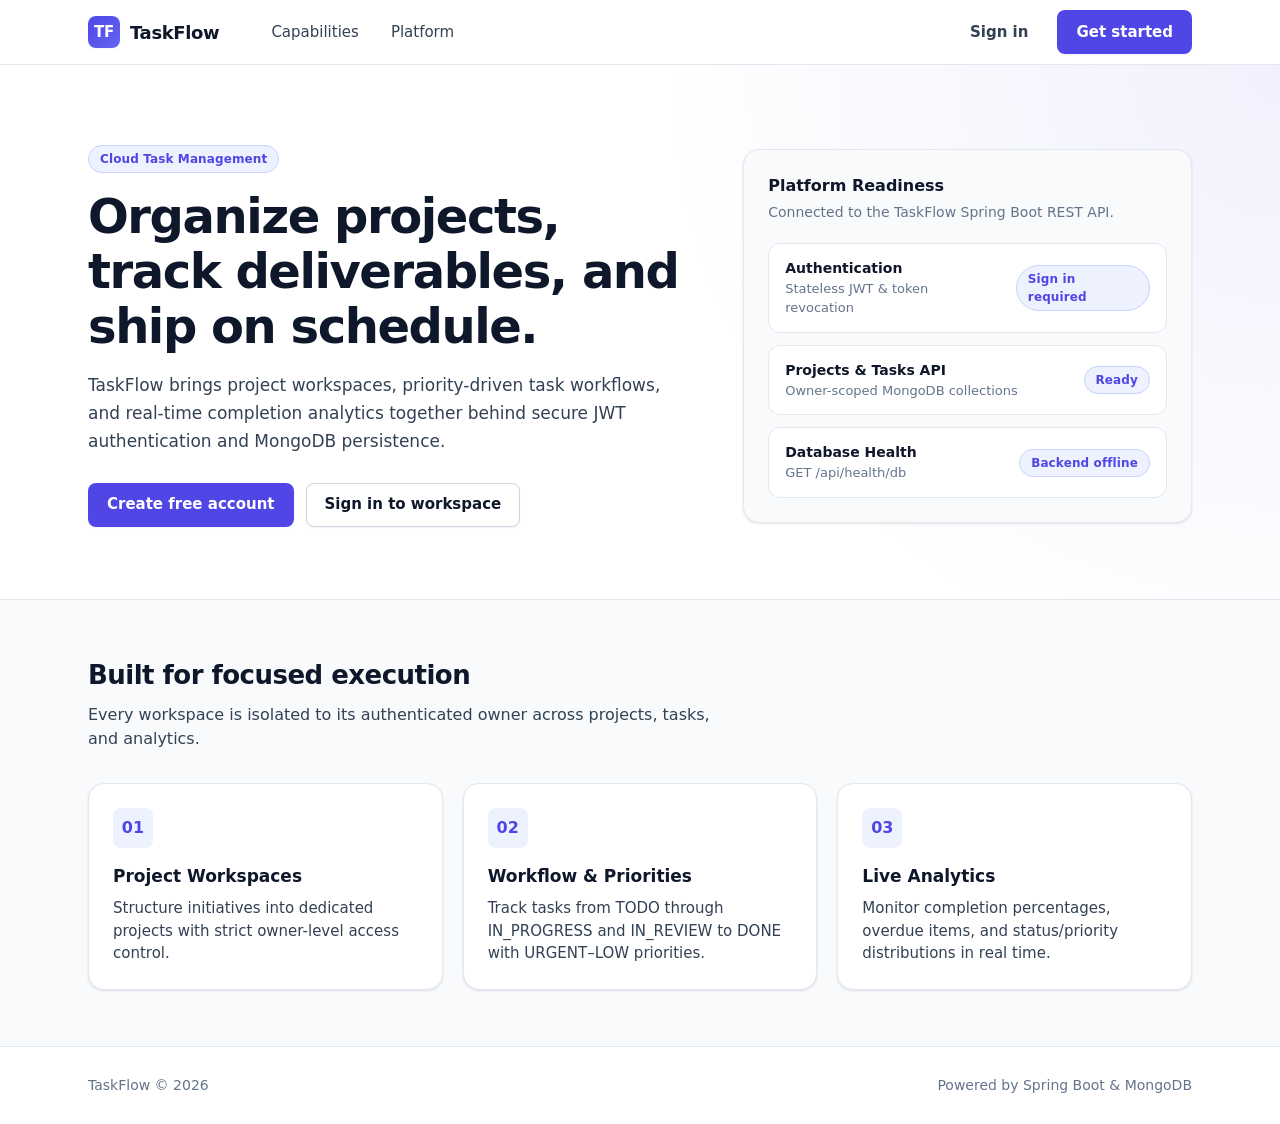
<file: frontend/index.html>
<!DOCTYPE html>
<html lang="en">
<head>
  <meta charset="UTF-8">
  <meta name="viewport" content="width=device-width, initial-scale=1.0">
  <meta name="color-scheme" content="light dark">
  <meta name="taskflow-api-base" content="https://taskflow-api-8aow.onrender.com">
  <script src="js/preferences.js"></script>
  <title>TaskFlow — Project &amp; Task Management</title>
  <link rel="stylesheet" href="css/style.css">
  <script defer src="js/api.js"></script>
  <script defer src="js/app.js"></script>
</head>
<body>
  <a class="skip-link" href="#main-content">Skip to main content</a>

  <header class="site-header">
    <div class="container header-inner">
      <a class="brand" href="index.html">
        <span class="brand-mark" aria-hidden="true">TF</span>
        <span>TaskFlow</span>
      </a>

      <button
        type="button"
        class="nav-toggle"
        id="nav-toggle"
        aria-expanded="false"
        aria-controls="primary-nav"
        aria-label="Toggle navigation menu"
      >
        <span aria-hidden="true">&#9776;</span>
      </button>

      <nav class="nav-menu" id="primary-nav" aria-label="Primary navigation">
        <ul class="nav-links">
          <li><a class="nav-link" href="#capabilities">Capabilities</a></li>
          <li><a class="nav-link" href="#architecture">Platform</a></li>
        </ul>

        <div class="nav-actions" id="nav-guest-actions">
          <a class="btn btn-ghost" href="login.html">Sign in</a>
          <a class="btn btn-primary" href="register.html">Get started</a>
        </div>

        <div class="nav-actions" id="nav-auth-actions" hidden>
          <span class="session-pill" id="session-user-label">Signed in</span>
          <button type="button" class="btn btn-secondary" id="logout-btn">Sign out</button>
        </div>
      </nav>
    </div>
  </header>

  <main id="main-content">
    <section class="hero">
      <div class="container hero-grid">
        <div>
          <span class="badge">Cloud Task Management</span>
          <h1 class="hero-title">Organize projects, track deliverables, and ship on schedule.</h1>
          <p class="hero-subtitle">
            TaskFlow brings project workspaces, priority-driven task workflows, and real-time completion
            analytics together behind secure JWT authentication and MongoDB persistence.
          </p>

          <div class="hero-actions" id="hero-guest-cta">
            <a class="btn btn-primary" href="register.html">Create free account</a>
            <a class="btn btn-secondary" href="login.html">Sign in to workspace</a>
          </div>

          <div class="hero-actions" id="hero-auth-cta" hidden>
            <a class="btn btn-primary" href="dashboard.html">Open workspace</a>
            <div class="alert alert-success" role="status" style="margin-block-end: 0; width: 100%;">
              <div>
                <strong>Authenticated session active.</strong>
                <span id="welcome-user-text">Welcome back to TaskFlow.</span>
              </div>
            </div>
          </div>
        </div>

        <aside class="hero-panel" id="architecture" aria-label="Backend platform status">
          <h2 class="panel-heading">Platform Readiness</h2>
          <p class="panel-caption">Connected to the TaskFlow Spring Boot REST API.</p>
          <ul class="status-list">
            <li class="status-item">
              <div>
                <div class="status-label">Authentication</div>
                <div class="status-meta">Stateless JWT &amp; token revocation</div>
              </div>
              <span class="badge" id="auth-status-badge">Checking…</span>
            </li>
            <li class="status-item">
              <div>
                <div class="status-label">Projects &amp; Tasks API</div>
                <div class="status-meta">Owner-scoped MongoDB collections</div>
              </div>
              <span class="badge">Ready</span>
            </li>
            <li class="status-item">
              <div>
                <div class="status-label">Database Health</div>
                <div class="status-meta">GET /api/health/db</div>
              </div>
              <span class="badge" id="db-status-badge">Checking…</span>
            </li>
          </ul>
        </aside>
      </div>
    </section>

    <section class="section" id="capabilities">
      <div class="container">
        <div class="section-header">
          <h2 class="section-title">Built for focused execution</h2>
          <p class="section-subtitle">
            Every workspace is isolated to its authenticated owner across projects, tasks, and analytics.
          </p>
        </div>

        <div class="feature-grid">
          <article class="card feature-card">
            <div class="feature-icon" aria-hidden="true">01</div>
            <h3>Project Workspaces</h3>
            <p>Structure initiatives into dedicated projects with strict owner-level access control.</p>
          </article>

          <article class="card feature-card">
            <div class="feature-icon" aria-hidden="true">02</div>
            <h3>Workflow &amp; Priorities</h3>
            <p>Track tasks from TODO through IN_PROGRESS and IN_REVIEW to DONE with URGENT–LOW priorities.</p>
          </article>

          <article class="card feature-card">
            <div class="feature-icon" aria-hidden="true">03</div>
            <h3>Live Analytics</h3>
            <p>Monitor completion percentages, overdue items, and status/priority distributions in real time.</p>
          </article>
        </div>
      </div>
    </section>
  </main>

  <footer class="site-footer">
    <div class="container footer-inner">
      <span>TaskFlow &copy; 2026</span>
      <span>Powered by Spring Boot &amp; MongoDB</span>
    </div>
  </footer>
</body>
</html>
</file>
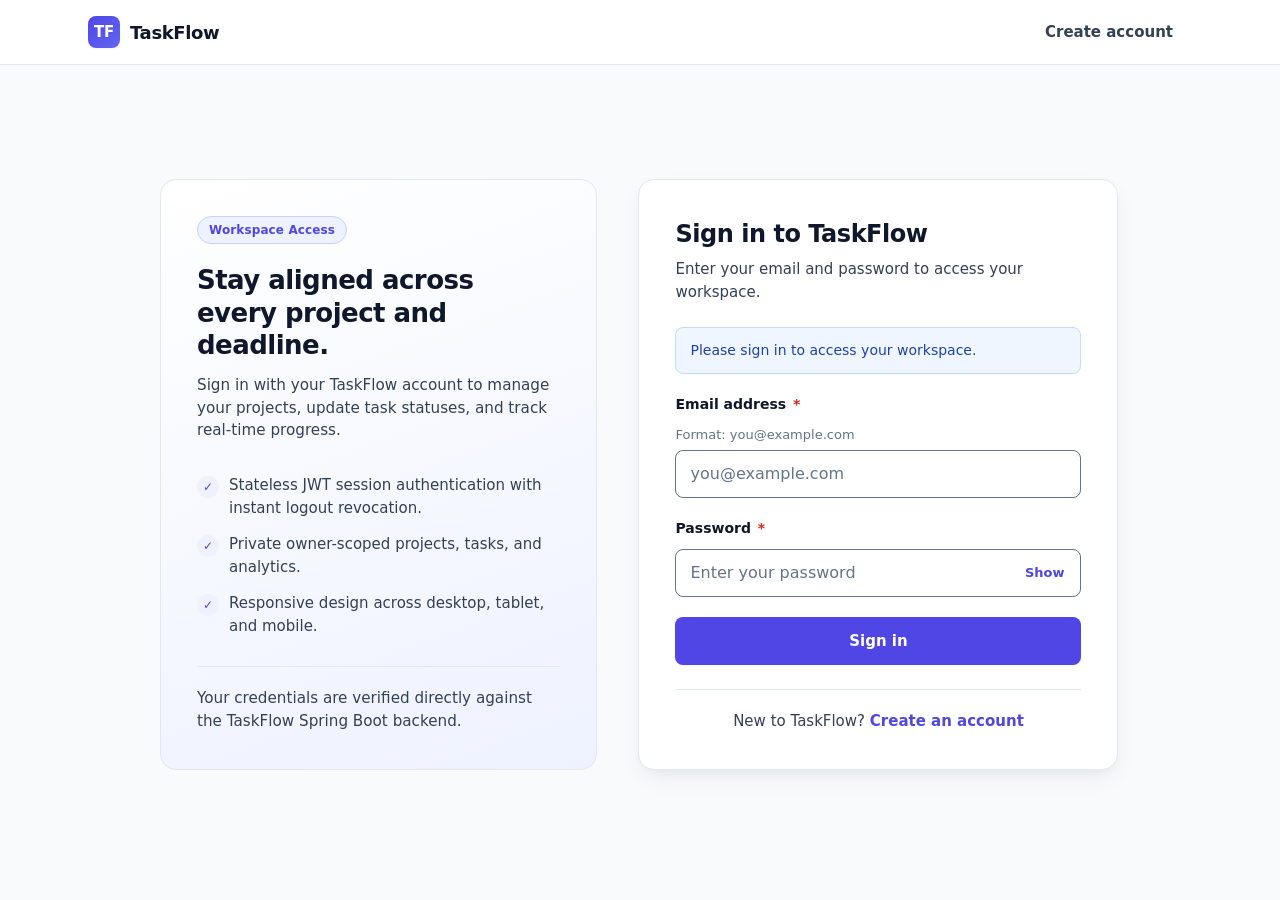
<file: frontend/dashboard.html>
<!DOCTYPE html>
<html lang="en">
<head>
  <meta charset="UTF-8">
  <meta name="viewport" content="width=device-width, initial-scale=1.0">
  <meta name="color-scheme" content="light dark">
  <meta name="taskflow-api-base" content="https://taskflow-api-8aow.onrender.com">
  <script src="js/preferences.js"></script>
  <title>Dashboard — TaskFlow</title>
  <link rel="stylesheet" href="css/style.css">
  <link rel="stylesheet" href="css/dashboard.css">
  <script defer src="js/api.js"></script>
  <script defer src="js/dashboard.js"></script>
</head>
<body class="dashboard-body" data-requires-auth="true">
  <a class="skip-link" href="#main-content">Skip to dashboard content</a>

  <div class="dashboard-shell">
    <!-- Mobile & Tablet Header -->
    <header class="mobile-topbar">
      <a class="brand" href="dashboard.html">
        <span class="brand-mark" aria-hidden="true">TF</span>
        <span>TaskFlow</span>
      </a>

      <div class="mobile-topbar-actions">
        <button
          type="button"
          class="nav-toggle"
          id="sidebar-open-btn"
          aria-expanded="false"
          aria-controls="dashboard-sidebar"
          aria-label="Open navigation menu"
        >
          <span aria-hidden="true">&#9776;</span>
        </button>
      </div>
    </header>

    <div id="sidebar-backdrop" class="sidebar-backdrop" hidden></div>

    <!-- Fixed Desktop Sidebar / Responsive Drawer -->
    <aside class="sidebar" id="dashboard-sidebar" aria-label="Workspace sidebar">
      <div class="sidebar-top">
        <div class="sidebar-header">
          <a class="brand" href="index.html">
            <span class="brand-mark" aria-hidden="true">TF</span>
            <span>TaskFlow</span>
          </a>
          <button
            type="button"
            class="sidebar-close"
            id="sidebar-close-btn"
            aria-label="Close navigation menu"
          >
            <span aria-hidden="true">&times;</span>
          </button>
        </div>

        <nav aria-label="Dashboard sections">
          <ul class="sidebar-nav-list">
            <li>
              <a class="sidebar-link is-active" href="#overview-section" data-nav-target="overview-section" aria-current="page">
                <span class="sidebar-icon" aria-hidden="true">D</span>
                <span>Dashboard</span>
              </a>
            </li>
            <li>
              <a class="sidebar-link" href="projects.html">
                <span class="sidebar-icon" aria-hidden="true">P</span>
                <span>Projects</span>
              </a>
            </li>
            <li>
              <a class="sidebar-link" href="tasks.html">
                <span class="sidebar-icon" aria-hidden="true">T</span>
                <span>Tasks</span>
              </a>
            </li>
            <li>
              <a class="sidebar-link" href="settings.html">
                <span class="sidebar-icon" aria-hidden="true">S</span>
                <span>Settings</span>
              </a>
            </li>
          </ul>
        </nav>
      </div>

      <div class="sidebar-footer">
        <div class="sidebar-user">
          <div class="sidebar-user-name" id="sidebar-user-name">Loading account…</div>
          <div class="sidebar-user-email" id="sidebar-user-email">—</div>
        </div>
        <button type="button" class="btn btn-secondary btn-full" id="logout-btn">
          Sign out
        </button>
      </div>
    </aside>

    <!-- Main Content -->
    <main id="main-content" class="dashboard-main">
      <div class="dashboard-container">
        <!-- Session Verification Notice -->
        <div id="auth-guard-status" class="alert alert-info" role="status">
          Verifying your authenticated session…
        </div>

        <!-- Protected Dashboard Content (revealed after JWT verification) -->
        <div id="dashboard-content" class="dashboard-container" hidden>
          <!-- Welcome Header -->
          <section class="welcome-banner" id="overview-section" aria-labelledby="welcome-heading">
            <div>
              <span class="badge">Workspace Overview</span>
              <h1 class="welcome-title" id="welcome-heading">Welcome back</h1>
              <p class="welcome-subtitle" id="welcome-subtitle">
                Live project and task metrics from your TaskFlow workspace.
              </p>
            </div>
            <div class="welcome-actions">
              <button type="button" class="btn btn-secondary" id="refresh-dashboard-btn">
                Refresh data
              </button>
            </div>
          </section>

          <!-- Live Status & Error Feedback -->
          <div id="dashboard-loading-banner" class="alert alert-info" role="status" hidden>
            Loading latest projects, tasks, and analytics…
          </div>

          <div id="dashboard-error-banner" class="alert alert-error" role="alert" hidden>
            <div class="alert-actions">
              <span id="dashboard-error-text">Unable to load dashboard analytics.</span>
              <button type="button" class="btn btn-secondary" id="retry-dashboard-btn">
                Retry
              </button>
            </div>
          </div>

          <!-- 4 Statistics Cards -->
          <section aria-label="Workspace statistics">
            <div class="stats-grid" id="stats-grid">
              <article class="card stat-card">
                <div class="stat-header">
                  <span class="stat-label">Total Projects</span>
                  <span class="stat-pill stat-pill-indigo">Active</span>
                </div>
                <div class="stat-value" id="stat-total-projects">0</div>
                <div class="stat-footnote">Owned workspaces</div>
              </article>

              <article class="card stat-card">
                <div class="stat-header">
                  <span class="stat-label">Total Tasks</span>
                  <span class="stat-pill">All</span>
                </div>
                <div class="stat-value" id="stat-total-tasks">0</div>
                <div class="stat-footnote" id="stat-pending-footnote">0 pending completion</div>
              </article>

              <article class="card stat-card">
                <div class="stat-header">
                  <span class="stat-label">Completed Tasks</span>
                  <span class="stat-pill stat-pill-success">DONE</span>
                </div>
                <div class="stat-value" id="stat-completed-tasks">0</div>
                <div class="stat-footnote" id="stat-in-progress-footnote">0 currently in progress</div>
              </article>

              <article class="card stat-card">
                <div class="stat-header">
                  <span class="stat-label">Overdue Tasks</span>
                  <span class="stat-pill stat-pill-danger">Attention</span>
                </div>
                <div class="stat-value" id="stat-overdue-tasks">0</div>
                <div class="stat-footnote">Past deadline &amp; incomplete</div>
              </article>
            </div>
          </section>

          <!-- Progress Ring & Distribution Charts -->
          <section class="analytics-grid" aria-label="Task analytics charts">
            <!-- Completion Progress Indicator -->
            <article class="card panel-card" aria-labelledby="completion-heading">
              <div class="panel-header">
                <div>
                  <h2 class="panel-title" id="completion-heading">Task Completion</h2>
                  <p class="panel-subtitle">Overall completion rate across all projects</p>
                </div>
              </div>

              <div class="completion-body">
                <div class="progress-ring-wrapper">
                  <progress
                    id="completion-progress"
                    class="progress-ring"
                    value="0"
                    max="100"
                    aria-label="Task completion percentage"
                    aria-valuetext="0% completed"
                  ></progress>
                  <div class="progress-ring-content" aria-hidden="true">
                    <span class="progress-ring-percent" id="completion-percent-text">0%</span>
                    <span class="progress-ring-label">Completed</span>
                  </div>
                </div>

                <div class="completion-summary">
                  <div class="mini-metric">
                    <div class="mini-metric-label">Completed</div>
                    <div class="mini-metric-value" id="completion-done-count">0</div>
                  </div>
                  <div class="mini-metric">
                    <div class="mini-metric-label">Remaining</div>
                    <div class="mini-metric-value" id="completion-pending-count">0</div>
                  </div>
                </div>
              </div>
            </article>

            <!-- Status Distribution Chart -->
            <article class="card panel-card" aria-labelledby="status-chart-heading">
              <div class="panel-header">
                <div>
                  <h2 class="panel-title" id="status-chart-heading">Status Distribution</h2>
                  <p class="panel-subtitle">Tasks grouped by workflow stage</p>
                </div>
              </div>

              <div id="status-chart-empty" class="empty-state" hidden>
                No tasks recorded yet. Status distribution will appear once tasks are created.
              </div>

              <div class="chart-bars" id="status-chart-bars">
                <div class="chart-row">
                  <div class="chart-row-header">
                    <label class="chart-row-label" for="bar-status-todo">TODO</label>
                    <span class="chart-row-count" id="count-status-todo">0 (0%)</span>
                  </div>
                  <progress id="bar-status-todo" class="bar-progress bar-todo" value="0" max="100"></progress>
                </div>

                <div class="chart-row">
                  <div class="chart-row-header">
                    <label class="chart-row-label" for="bar-status-in-progress">IN_PROGRESS</label>
                    <span class="chart-row-count" id="count-status-in-progress">0 (0%)</span>
                  </div>
                  <progress id="bar-status-in-progress" class="bar-progress bar-in-progress" value="0" max="100"></progress>
                </div>

                <div class="chart-row">
                  <div class="chart-row-header">
                    <label class="chart-row-label" for="bar-status-in-review">IN_REVIEW</label>
                    <span class="chart-row-count" id="count-status-in-review">0 (0%)</span>
                  </div>
                  <progress id="bar-status-in-review" class="bar-progress bar-in-review" value="0" max="100"></progress>
                </div>

                <div class="chart-row">
                  <div class="chart-row-header">
                    <label class="chart-row-label" for="bar-status-done">DONE</label>
                    <span class="chart-row-count" id="count-status-done">0 (0%)</span>
                  </div>
                  <progress id="bar-status-done" class="bar-progress bar-done" value="0" max="100"></progress>
                </div>
              </div>
            </article>

            <!-- Priority Distribution Chart -->
            <article class="card panel-card" aria-labelledby="priority-chart-heading">
              <div class="panel-header">
                <div>
                  <h2 class="panel-title" id="priority-chart-heading">Priority Distribution</h2>
                  <p class="panel-subtitle">Tasks grouped by urgency level</p>
                </div>
              </div>

              <div id="priority-chart-empty" class="empty-state" hidden>
                No tasks recorded yet. Priority breakdown will appear once tasks are created.
              </div>

              <div class="chart-bars" id="priority-chart-bars">
                <div class="chart-row">
                  <div class="chart-row-header">
                    <label class="chart-row-label" for="bar-priority-low">LOW</label>
                    <span class="chart-row-count" id="count-priority-low">0 (0%)</span>
                  </div>
                  <progress id="bar-priority-low" class="bar-progress bar-low" value="0" max="100"></progress>
                </div>

                <div class="chart-row">
                  <div class="chart-row-header">
                    <label class="chart-row-label" for="bar-priority-medium">MEDIUM</label>
                    <span class="chart-row-count" id="count-priority-medium">0 (0%)</span>
                  </div>
                  <progress id="bar-priority-medium" class="bar-progress bar-medium" value="0" max="100"></progress>
                </div>

                <div class="chart-row">
                  <div class="chart-row-header">
                    <label class="chart-row-label" for="bar-priority-high">HIGH</label>
                    <span class="chart-row-count" id="count-priority-high">0 (0%)</span>
                  </div>
                  <progress id="bar-priority-high" class="bar-progress bar-high" value="0" max="100"></progress>
                </div>

                <div class="chart-row">
                  <div class="chart-row-header">
                    <label class="chart-row-label" for="bar-priority-urgent">URGENT</label>
                    <span class="chart-row-count" id="count-priority-urgent">0 (0%)</span>
                  </div>
                  <progress id="bar-priority-urgent" class="bar-progress bar-urgent" value="0" max="100"></progress>
                </div>
              </div>
            </article>
          </section>

          <!-- Recent Projects & Upcoming Deadlines -->
          <section class="workspace-grid" aria-label="Projects and deadlines">
            <!-- Recent Projects -->
            <article class="card panel-card" id="projects-section" aria-labelledby="recent-projects-heading">
              <div class="panel-header">
                <div>
                  <h2 class="panel-title" id="recent-projects-heading">Recent Projects</h2>
                  <p class="panel-subtitle">Most recently created workspaces</p>
                </div>
                <span class="badge" id="recent-projects-badge">0 projects</span>
              </div>

              <div id="recent-projects-empty" class="empty-state" hidden>
                You have not created any projects yet.
              </div>

              <ul class="item-list" id="recent-projects-list"></ul>
            </article>

            <!-- Upcoming Deadlines -->
            <article class="card panel-card" id="tasks-section" aria-labelledby="deadlines-heading">
              <div class="panel-header">
                <div>
                  <h2 class="panel-title" id="deadlines-heading">Upcoming Deadlines</h2>
                  <p class="panel-subtitle">Incomplete tasks sorted by earliest due date</p>
                </div>
                <span class="badge" id="deadlines-badge">0 scheduled</span>
              </div>

              <div id="deadlines-empty" class="empty-state" hidden>
                No incomplete tasks with upcoming or past deadlines.
              </div>

              <ul class="item-list" id="deadlines-list"></ul>
            </article>
          </section>

          <!-- Account Settings Summary -->
          <section class="card panel-card" id="settings-section" aria-labelledby="settings-heading">
            <div class="panel-header">
              <div>
                <h2 class="panel-title" id="settings-heading">Account Settings</h2>
                <p class="panel-subtitle">Verified session identity from GET /api/auth/me</p>
              </div>
            </div>

            <div class="settings-grid">
              <div class="settings-item">
                <span class="settings-label">Full Name</span>
                <span class="settings-value" id="profile-name">—</span>
              </div>
              <div class="settings-item">
                <span class="settings-label">Email Address</span>
                <span class="settings-value" id="profile-email">—</span>
              </div>
              <div class="settings-item">
                <span class="settings-label">User ID</span>
                <span class="settings-value" id="profile-id">—</span>
              </div>
              <div class="settings-item">
                <span class="settings-label">Member Since</span>
                <span class="settings-value" id="profile-created-at">—</span>
              </div>
            </div>
          </section>
        </div>
      </div>
    </main>
  </div>
</body>
</html>
</file>
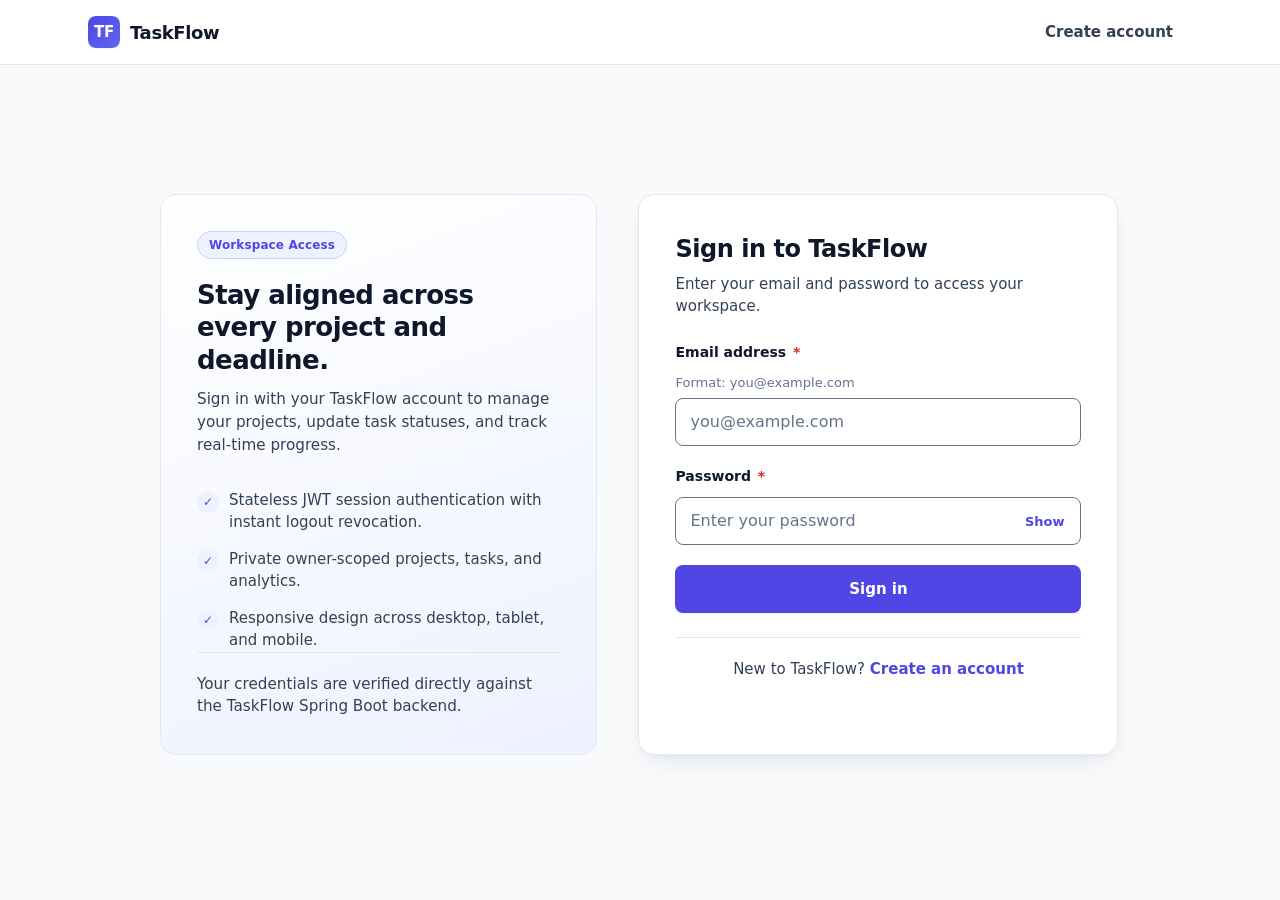
<file: frontend/login.html>
<!DOCTYPE html>
<html lang="en">
<head>
  <meta charset="UTF-8">
  <meta name="viewport" content="width=device-width, initial-scale=1.0">
  <meta name="color-scheme" content="light dark">
  <meta name="taskflow-api-base" content="https://taskflow-api-8aow.onrender.com">
  <script src="js/preferences.js"></script>
  <title>Sign in — TaskFlow</title>
  <link rel="stylesheet" href="css/style.css">
  <link rel="stylesheet" href="css/auth.css">
  <script defer src="js/api.js"></script>
  <script defer src="js/auth.js"></script>
</head>
<body class="auth-page">
  <a class="skip-link" href="#login-form">Skip to sign-in form</a>

  <header class="auth-header">
    <div class="container auth-header-inner">
      <a class="brand" href="index.html">
        <span class="brand-mark" aria-hidden="true">TF</span>
        <span>TaskFlow</span>
      </a>
      <a class="btn btn-ghost" href="register.html">Create account</a>
    </div>
  </header>

  <main class="auth-main">
    <div class="auth-shell">
      <aside class="auth-aside" aria-label="TaskFlow workspace overview">
        <div>
          <span class="badge">Workspace Access</span>
          <h2>Stay aligned across every project and deadline.</h2>
          <p>
            Sign in with your TaskFlow account to manage your projects, update task statuses, and track
            real-time progress.
          </p>
          <ul class="auth-highlights">
            <li>
              <span class="auth-check" aria-hidden="true">&#10003;</span>
              <span>Stateless JWT session authentication with instant logout revocation.</span>
            </li>
            <li>
              <span class="auth-check" aria-hidden="true">&#10003;</span>
              <span>Private owner-scoped projects, tasks, and analytics.</span>
            </li>
            <li>
              <span class="auth-check" aria-hidden="true">&#10003;</span>
              <span>Responsive design across desktop, tablet, and mobile.</span>
            </li>
          </ul>
        </div>
        <p class="auth-aside-note">
          Your credentials are verified directly against the TaskFlow Spring Boot backend.
        </p>
      </aside>

      <section class="auth-card" aria-labelledby="login-heading">
        <div class="auth-card-header">
          <h1 class="auth-title" id="login-heading">Sign in to TaskFlow</h1>
          <p class="auth-subtitle">Enter your email and password to access your workspace.</p>
        </div>

        <div id="auth-feedback" class="alert" role="alert" hidden></div>

        <form id="login-form" method="POST" action="/api/auth/login" novalidate aria-labelledby="login-heading">
          <div class="field">
            <label for="email">
              Email address <span class="required-mark" aria-hidden="true">*</span>
            </label>
            <span id="email-hint" class="hint">Format: you@example.com</span>
            <input
              type="email"
              id="email"
              name="email"
              class="input"
              required
              maxlength="255"
              autocomplete="username"
              spellcheck="false"
              enterkeyhint="next"
              aria-describedby="email-hint"
              data-error="email-error"
              placeholder="you@example.com"
            >
            <div id="email-error" class="error-msg">
              Enter a valid email address such as you@example.com.
            </div>
          </div>

          <div class="field">
            <label for="password">
              Password <span class="required-mark" aria-hidden="true">*</span>
            </label>
            <div class="password-wrapper">
              <input
                type="password"
                id="password"
                name="password"
                class="input"
                required
                autocomplete="current-password"
                enterkeyhint="done"
                data-error="password-error"
                placeholder="Enter your password"
              >
              <button
                type="button"
                class="password-toggle"
                data-toggle-password="password"
                aria-pressed="false"
                aria-label="Show password"
              >
                Show
              </button>
            </div>
            <div id="password-error" class="error-msg">
              Please enter your password.
            </div>
          </div>

          <button type="submit" class="btn btn-primary btn-full" id="login-submit">
            Sign in
          </button>
        </form>

        <p class="auth-footer-link">
          New to TaskFlow? <a href="register.html">Create an account</a>
        </p>
      </section>
    </div>
  </main>
</body>
</html>
</file>
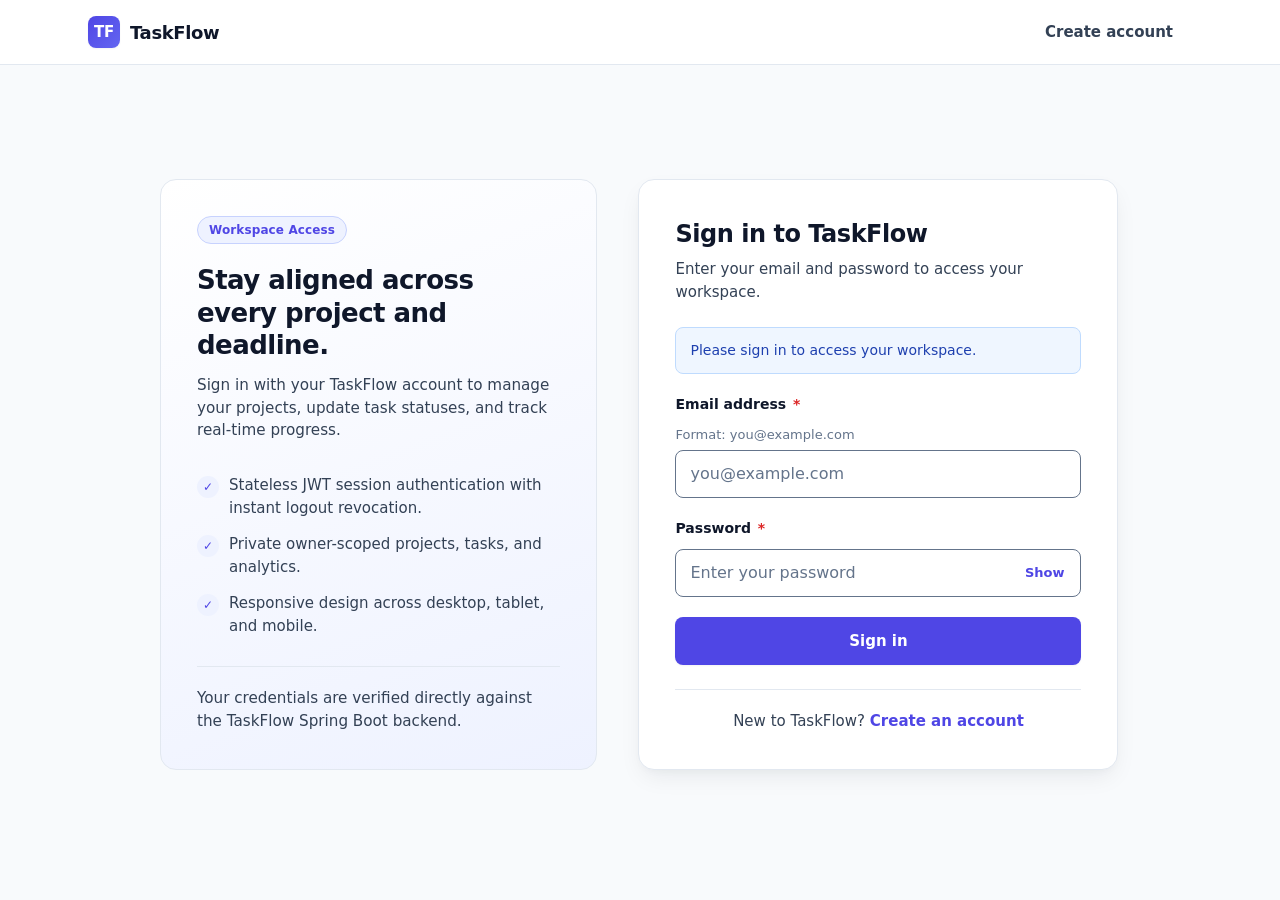
<file: frontend/projects.html>
<!DOCTYPE html>
<html lang="en">
<head>
  <meta charset="UTF-8">
  <meta name="viewport" content="width=device-width, initial-scale=1.0">
  <meta name="color-scheme" content="light dark">
  <meta name="taskflow-api-base" content="https://taskflow-api-8aow.onrender.com">
  <script src="js/preferences.js"></script>
  <title>Projects — TaskFlow</title>
  <link rel="stylesheet" href="css/style.css">
  <link rel="stylesheet" href="css/dashboard.css">
  <link rel="stylesheet" href="css/projects.css">
  <script defer src="js/api.js"></script>
  <script defer src="js/projects.js"></script>
</head>
<body class="dashboard-body" data-requires-auth="true">
  <a class="skip-link" href="#main-content">Skip to projects content</a>

  <div class="dashboard-shell">
    <!-- Mobile & Tablet Header -->
    <header class="mobile-topbar">
      <a class="brand" href="dashboard.html">
        <span class="brand-mark" aria-hidden="true">TF</span>
        <span>TaskFlow</span>
      </a>

      <div class="mobile-topbar-actions">
        <button
          type="button"
          class="nav-toggle"
          id="sidebar-open-btn"
          aria-expanded="false"
          aria-controls="dashboard-sidebar"
          aria-label="Open navigation menu"
        >
          <span aria-hidden="true">&#9776;</span>
        </button>
      </div>
    </header>

    <div id="sidebar-backdrop" class="sidebar-backdrop" hidden></div>

    <!-- Fixed Desktop Sidebar / Responsive Drawer -->
    <aside class="sidebar" id="dashboard-sidebar" aria-label="Workspace sidebar">
      <div class="sidebar-top">
        <div class="sidebar-header">
          <a class="brand" href="index.html">
            <span class="brand-mark" aria-hidden="true">TF</span>
            <span>TaskFlow</span>
          </a>
          <button
            type="button"
            class="sidebar-close"
            id="sidebar-close-btn"
            aria-label="Close navigation menu"
          >
            <span aria-hidden="true">&times;</span>
          </button>
        </div>

        <nav aria-label="Workspace sections">
          <ul class="sidebar-nav-list">
            <li>
              <a class="sidebar-link" href="dashboard.html">
                <span class="sidebar-icon" aria-hidden="true">D</span>
                <span>Dashboard</span>
              </a>
            </li>
            <li>
              <a class="sidebar-link is-active" href="projects.html" aria-current="page">
                <span class="sidebar-icon" aria-hidden="true">P</span>
                <span>Projects</span>
              </a>
            </li>
            <li>
              <a class="sidebar-link" href="tasks.html">
                <span class="sidebar-icon" aria-hidden="true">T</span>
                <span>Tasks</span>
              </a>
            </li>
            <li>
              <a class="sidebar-link" href="settings.html">
                <span class="sidebar-icon" aria-hidden="true">S</span>
                <span>Settings</span>
              </a>
            </li>
          </ul>
        </nav>
      </div>

      <div class="sidebar-footer">
        <div class="sidebar-user">
          <div class="sidebar-user-name" id="sidebar-user-name">Loading account…</div>
          <div class="sidebar-user-email" id="sidebar-user-email">—</div>
        </div>
        <button type="button" class="btn btn-secondary btn-full" id="logout-btn">
          Sign out
        </button>
      </div>
    </aside>

    <!-- Main Content -->
    <main id="main-content" class="dashboard-main">
      <div class="dashboard-container">
        <div id="auth-guard-status" class="alert alert-info" role="status">
          Verifying your authenticated session…
        </div>

        <div id="projects-content" class="dashboard-container" hidden>
          <!-- Page Header -->
          <section class="welcome-banner" aria-labelledby="projects-heading">
            <div>
              <span class="badge">Workspace Management</span>
              <h1 class="welcome-title" id="projects-heading">Projects</h1>
              <p class="welcome-subtitle">
                Create, inspect, edit, and organize your TaskFlow projects.
              </p>
            </div>
            <div class="welcome-actions">
              <a class="btn btn-ghost" href="dashboard.html">Back to Dashboard</a>
              <button type="button" class="btn btn-secondary" id="refresh-projects-btn">
                Refresh
              </button>
              <button type="button" class="btn btn-primary" id="create-project-btn">
                Create Project
              </button>
            </div>
          </section>

          <!-- Status / Feedback Banners -->
          <div id="projects-feedback" class="alert" role="status" hidden></div>

          <div id="projects-loading-banner" class="alert alert-info" role="status" hidden>
            Loading your projects and task counts…
          </div>

          <div id="projects-error-banner" class="alert alert-error" role="alert" hidden>
            <div class="alert-actions">
              <span id="projects-error-text">Unable to load projects.</span>
              <button type="button" class="btn btn-secondary" id="retry-projects-btn">
                Retry
              </button>
            </div>
          </div>

          <!-- Toolbar -->
          <div class="projects-toolbar">
            <span class="projects-count-label" id="projects-count-label">0 projects</span>
          </div>

          <!-- Empty State -->
          <section id="projects-empty-state" class="card empty-card" hidden>
            <h2>No projects yet</h2>
            <p>
              Create your first project to start organizing tasks, priorities, and upcoming deadlines.
            </p>
            <button type="button" class="btn btn-primary" id="empty-create-project-btn">
              Create Project
            </button>
          </section>

          <!-- Responsive Project Cards Grid -->
          <section aria-label="Project list">
            <div class="projects-grid" id="projects-grid"></div>
          </section>
        </div>
      </div>
    </main>
  </div>

  <!-- Create / Edit Project Modal -->
  <dialog id="project-form-dialog" class="tf-modal" aria-labelledby="project-form-title">
    <div class="modal-header">
      <h1 class="modal-title" id="project-form-title">Create Project</h1>
      <button
        type="button"
        class="modal-close"
        id="project-form-close-btn"
        aria-label="Close project form"
      >
        <span aria-hidden="true">&times;</span>
      </button>
    </div>

    <form id="project-form" method="POST" novalidate>
      <div class="modal-body">
        <div id="project-form-error" class="alert alert-error" role="alert" hidden></div>

        <div class="field" style="margin-block-end: 0;">
          <label for="project-name-input">
            Project name <span class="required-mark" aria-hidden="true">*</span>
          </label>
          <span id="project-name-hint" class="hint">Required, 1 to 150 characters.</span>
          <input
            type="text"
            id="project-name-input"
            name="name"
            class="input"
            required
            maxlength="150"
            autofocus
            aria-describedby="project-name-hint"
            data-error="project-name-error"
            placeholder="e.g. Q4 Platform Launch"
          >
          <div id="project-name-error" class="error-msg">
            Project name is required and must not exceed 150 characters.
          </div>
        </div>

        <div class="field" style="margin-block-end: 0;">
          <label for="project-description-input">Description</label>
          <span id="project-description-hint" class="hint">Optional, up to 1000 characters.</span>
          <textarea
            id="project-description-input"
            name="description"
            class="input textarea"
            maxlength="1000"
            aria-describedby="project-description-hint"
            data-error="project-description-error"
            placeholder="Describe project goals, scope, or key milestones"
          ></textarea>
          <div id="project-description-error" class="error-msg">
            Description must not exceed 1000 characters.
          </div>
        </div>
      </div>

      <div class="modal-footer">
        <button type="button" class="btn btn-secondary" id="project-form-cancel-btn">
          Cancel
        </button>
        <button type="submit" class="btn btn-primary" id="project-form-submit-btn">
          Create Project
        </button>
      </div>
    </form>
  </dialog>

  <!-- View Project Details Modal -->
  <dialog id="project-detail-dialog" class="tf-modal tf-modal-lg" closedby="any" aria-labelledby="detail-project-title">
    <div class="modal-header">
      <div>
        <span class="badge">Project Details</span>
        <h1 class="modal-title" id="detail-project-title" style="margin-block-start: 0.5rem;">Project</h1>
      </div>
      <button
        type="button"
        class="modal-close"
        id="detail-close-btn"
        autofocus
        aria-label="Close project details"
      >
        <span aria-hidden="true">&times;</span>
      </button>
    </div>

    <div class="modal-body">
      <p class="detail-description" id="detail-project-description">No description provided.</p>

      <div class="detail-meta-grid">
        <div class="mini-metric">
          <div class="mini-metric-label">Created</div>
          <div class="mini-metric-value" id="detail-project-created">—</div>
        </div>
        <div class="mini-metric">
          <div class="mini-metric-label">Last Updated</div>
          <div class="mini-metric-value" id="detail-project-updated">—</div>
        </div>
        <div class="mini-metric">
          <div class="mini-metric-label">Project Tasks</div>
          <div class="mini-metric-value" id="detail-project-task-count">0</div>
        </div>
      </div>

      <div class="detail-section-header">
        <h2 class="detail-section-title">Tasks in this Project</h2>
        <span class="badge" id="detail-tasks-badge">0 tasks</span>
      </div>

      <div id="detail-tasks-loading" class="alert alert-info" role="status" hidden>
        Loading project tasks…
      </div>

      <div id="detail-tasks-error" class="alert alert-error" role="alert" hidden>
        <span id="detail-tasks-error-text">Unable to load tasks for this project.</span>
      </div>

      <div id="detail-tasks-empty" class="empty-state" hidden>
        No tasks have been added to this project yet.
      </div>

      <ul class="item-list" id="detail-tasks-list"></ul>
    </div>

    <div class="modal-footer">
      <button type="button" class="btn btn-danger-outline" id="detail-delete-btn">
        Delete Project
      </button>
      <button type="button" class="btn btn-secondary" id="detail-edit-btn">
        Edit Project
      </button>
      <button type="button" class="btn btn-primary" id="detail-done-btn">
        Close
      </button>
    </div>
  </dialog>

  <!-- Delete Project Confirmation Modal -->
  <dialog id="delete-project-dialog" class="tf-modal" closedby="any" aria-labelledby="delete-dialog-title">
    <div class="modal-header">
      <h1 class="modal-title" id="delete-dialog-title">Delete Project?</h1>
      <button
        type="button"
        class="modal-close"
        id="delete-close-btn"
        aria-label="Close delete confirmation"
      >
        <span aria-hidden="true">&times;</span>
      </button>
    </div>

    <div class="modal-body">
      <div id="delete-dialog-error" class="alert alert-error" role="alert" hidden></div>
      <p class="detail-description" id="delete-dialog-message">
        Are you sure you want to delete this project? This action cannot be undone.
      </p>
    </div>

    <div class="modal-footer">
      <button type="button" class="btn btn-secondary" id="delete-cancel-btn" autofocus>
        Cancel
      </button>
      <button type="button" class="btn btn-danger" id="delete-confirm-btn">
        Delete Project
      </button>
    </div>
  </dialog>
</body>
</html>
</file>
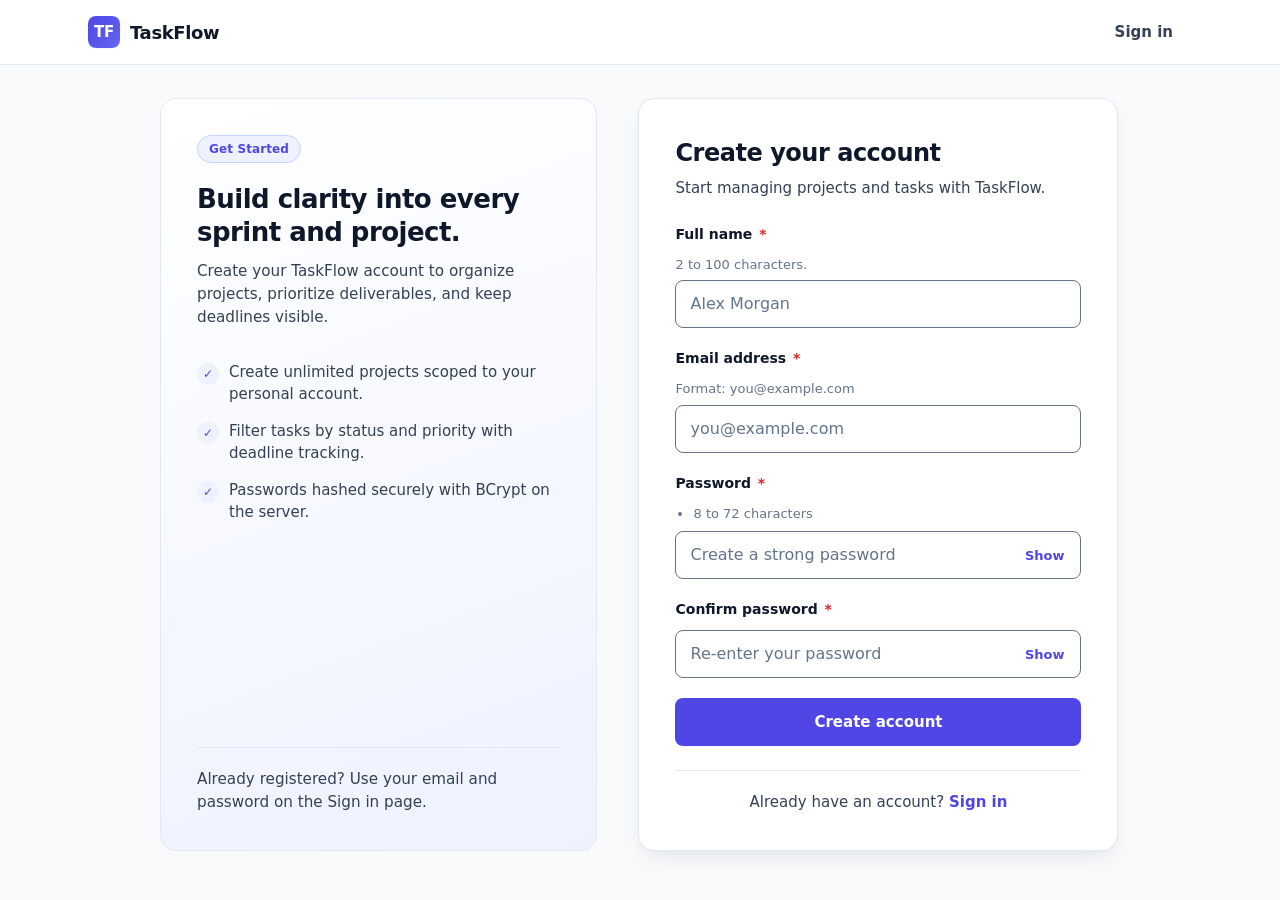
<file: frontend/register.html>
<!DOCTYPE html>
<html lang="en">
<head>
  <meta charset="UTF-8">
  <meta name="viewport" content="width=device-width, initial-scale=1.0">
  <meta name="color-scheme" content="light dark">
  <meta name="taskflow-api-base" content="https://taskflow-api-8aow.onrender.com">
  <script src="js/preferences.js"></script>
  <title>Create account — TaskFlow</title>
  <link rel="stylesheet" href="css/style.css">
  <link rel="stylesheet" href="css/auth.css">
  <script defer src="js/api.js"></script>
  <script defer src="js/auth.js"></script>
</head>
<body class="auth-page">
  <a class="skip-link" href="#register-form">Skip to registration form</a>

  <header class="auth-header">
    <div class="container auth-header-inner">
      <a class="brand" href="index.html">
        <span class="brand-mark" aria-hidden="true">TF</span>
        <span>TaskFlow</span>
      </a>
      <a class="btn btn-ghost" href="login.html">Sign in</a>
    </div>
  </header>

  <main class="auth-main">
    <div class="auth-shell">
      <aside class="auth-aside" aria-label="TaskFlow account benefits">
        <div>
          <span class="badge">Get Started</span>
          <h2>Build clarity into every sprint and project.</h2>
          <p>
            Create your TaskFlow account to organize projects, prioritize deliverables, and keep deadlines
            visible.
          </p>
          <ul class="auth-highlights">
            <li>
              <span class="auth-check" aria-hidden="true">&#10003;</span>
              <span>Create unlimited projects scoped to your personal account.</span>
            </li>
            <li>
              <span class="auth-check" aria-hidden="true">&#10003;</span>
              <span>Filter tasks by status and priority with deadline tracking.</span>
            </li>
            <li>
              <span class="auth-check" aria-hidden="true">&#10003;</span>
              <span>Passwords hashed securely with BCrypt on the server.</span>
            </li>
          </ul>
        </div>
        <p class="auth-aside-note">
          Already registered? Use your email and password on the Sign in page.
        </p>
      </aside>

      <section class="auth-card" aria-labelledby="register-heading">
        <div class="auth-card-header">
          <h1 class="auth-title" id="register-heading">Create your account</h1>
          <p class="auth-subtitle">Start managing projects and tasks with TaskFlow.</p>
        </div>

        <div id="auth-feedback" class="alert" role="alert" hidden></div>

        <form id="register-form" method="POST" action="/api/auth/register" novalidate aria-labelledby="register-heading">
          <div class="field">
            <label for="name">
              Full name <span class="required-mark" aria-hidden="true">*</span>
            </label>
            <span id="name-hint" class="hint">2 to 100 characters.</span>
            <input
              type="text"
              id="name"
              name="name"
              class="input"
              required
              minlength="2"
              maxlength="100"
              autocomplete="name"
              enterkeyhint="next"
              aria-describedby="name-hint"
              data-error="name-error"
              placeholder="Alex Morgan"
            >
            <div id="name-error" class="error-msg">
              Full name must be between 2 and 100 characters.
            </div>
          </div>

          <div class="field">
            <label for="email">
              Email address <span class="required-mark" aria-hidden="true">*</span>
            </label>
            <span id="email-hint" class="hint">Format: you@example.com</span>
            <input
              type="email"
              id="email"
              name="email"
              class="input"
              required
              maxlength="255"
              autocomplete="username"
              spellcheck="false"
              enterkeyhint="next"
              aria-describedby="email-hint"
              data-error="email-error"
              placeholder="you@example.com"
            >
            <div id="email-error" class="error-msg">
              Enter a valid email address such as you@example.com.
            </div>
          </div>

          <div class="field">
            <label for="password">
              Password <span class="required-mark" aria-hidden="true">*</span>
            </label>
            <ul id="password-rules" class="password-rules">
              <li>8 to 72 characters</li>
            </ul>
            <div class="password-wrapper">
              <input
                type="password"
                id="password"
                name="password"
                class="input"
                required
                minlength="8"
                maxlength="72"
                autocomplete="new-password"
                enterkeyhint="next"
                aria-describedby="password-rules"
                data-error="password-error"
                placeholder="Create a strong password"
              >
              <button
                type="button"
                class="password-toggle"
                data-toggle-password="password"
                aria-pressed="false"
                aria-label="Show password"
              >
                Show
              </button>
            </div>
            <div id="password-error" class="error-msg">
              Password must be between 8 and 72 characters.
            </div>
          </div>

          <div class="field">
            <label for="confirmPassword">
              Confirm password <span class="required-mark" aria-hidden="true">*</span>
            </label>
            <div class="password-wrapper">
              <input
                type="password"
                id="confirmPassword"
                name="confirmPassword"
                class="input"
                required
                minlength="8"
                maxlength="72"
                autocomplete="new-password"
                enterkeyhint="done"
                data-error="confirmPassword-error"
                placeholder="Re-enter your password"
              >
              <button
                type="button"
                class="password-toggle"
                data-toggle-password="confirmPassword"
                aria-pressed="false"
                aria-label="Show confirm password"
              >
                Show
              </button>
            </div>
            <div id="confirmPassword-error" class="error-msg">
              Passwords must match.
            </div>
          </div>

          <button type="submit" class="btn btn-primary btn-full" id="register-submit">
            Create account
          </button>
        </form>

        <p class="auth-footer-link">
          Already have an account? <a href="login.html">Sign in</a>
        </p>
      </section>
    </div>
  </main>
</body>
</html>
</file>
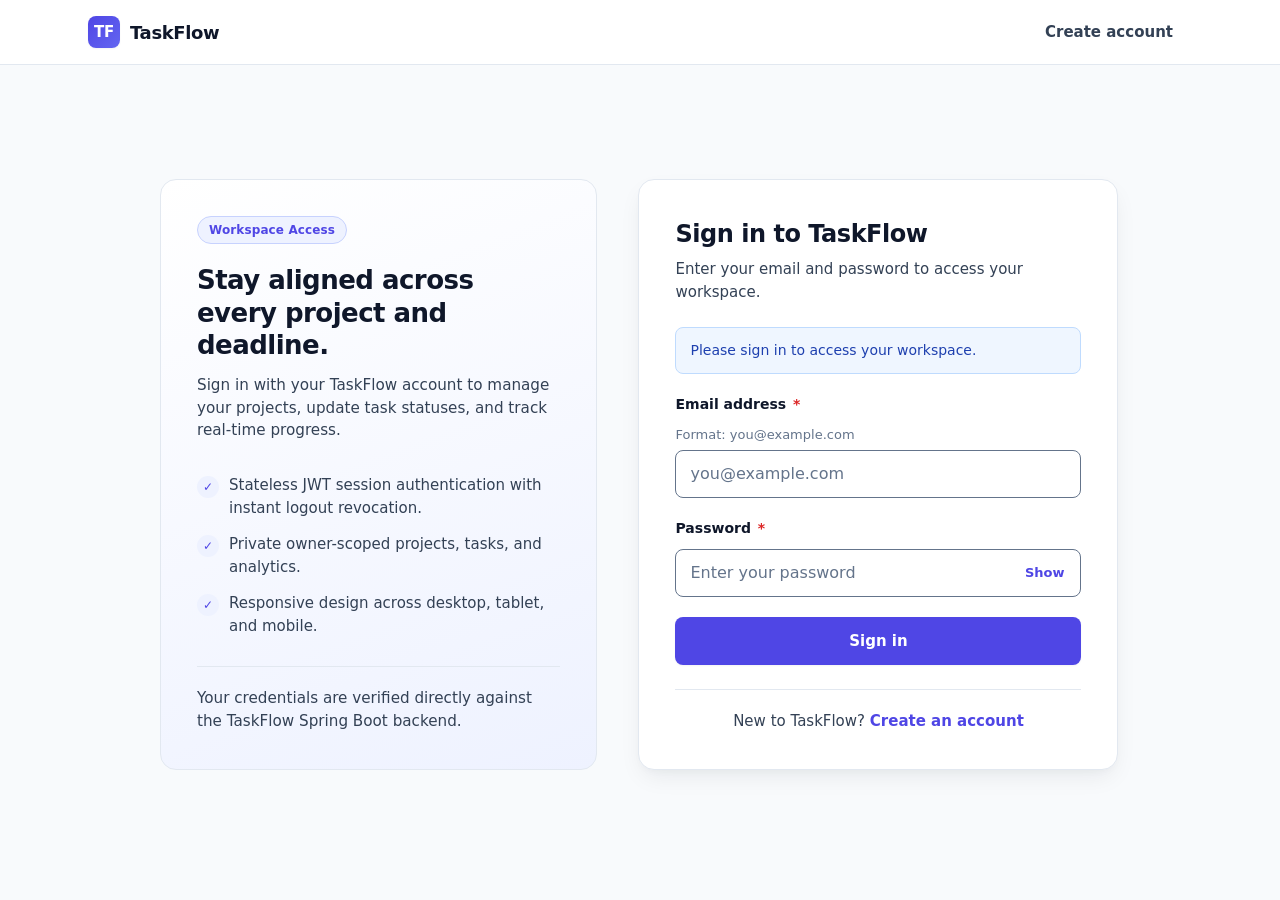
<file: frontend/settings.html>
<!DOCTYPE html>
<html lang="en">
<head>
  <meta charset="UTF-8">
  <meta name="viewport" content="width=device-width, initial-scale=1.0">
  <meta name="color-scheme" content="light dark">
  <meta name="taskflow-api-base" content="https://taskflow-api-8aow.onrender.com">
  <script src="js/preferences.js"></script>
  <title>Settings &amp; Profile — TaskFlow</title>
  <link rel="stylesheet" href="css/style.css">
  <link rel="stylesheet" href="css/dashboard.css">
  <link rel="stylesheet" href="css/settings.css">
  <script defer src="js/api.js"></script>
  <script defer src="js/settings.js"></script>
</head>
<body class="dashboard-body" data-requires-auth="true">
  <a class="skip-link" href="#main-content">Skip to settings content</a>

  <div class="dashboard-shell">
    <!-- Mobile & Tablet Header -->
    <header class="mobile-topbar">
      <a class="brand" href="dashboard.html">
        <span class="brand-mark" aria-hidden="true">TF</span>
        <span>TaskFlow</span>
      </a>

      <div class="mobile-topbar-actions">
        <button
          type="button"
          class="nav-toggle"
          id="sidebar-open-btn"
          aria-expanded="false"
          aria-controls="dashboard-sidebar"
          aria-label="Open navigation menu"
        >
          <span aria-hidden="true">&#9776;</span>
        </button>
      </div>
    </header>

    <div id="sidebar-backdrop" class="sidebar-backdrop" hidden></div>

    <!-- Fixed Desktop Sidebar / Responsive Drawer -->
    <aside class="sidebar" id="dashboard-sidebar" aria-label="Workspace sidebar">
      <div class="sidebar-top">
        <div class="sidebar-header">
          <a class="brand" href="index.html">
            <span class="brand-mark" aria-hidden="true">TF</span>
            <span>TaskFlow</span>
          </a>
          <button
            type="button"
            class="sidebar-close"
            id="sidebar-close-btn"
            aria-label="Close navigation menu"
          >
            <span aria-hidden="true">&times;</span>
          </button>
        </div>

        <nav aria-label="Workspace sections">
          <ul class="sidebar-nav-list">
            <li>
              <a class="sidebar-link" href="dashboard.html">
                <span class="sidebar-icon" aria-hidden="true">D</span>
                <span>Dashboard</span>
              </a>
            </li>
            <li>
              <a class="sidebar-link" href="projects.html">
                <span class="sidebar-icon" aria-hidden="true">P</span>
                <span>Projects</span>
              </a>
            </li>
            <li>
              <a class="sidebar-link" href="tasks.html">
                <span class="sidebar-icon" aria-hidden="true">T</span>
                <span>Tasks</span>
              </a>
            </li>
            <li>
              <a class="sidebar-link is-active" href="settings.html" aria-current="page">
                <span class="sidebar-icon" aria-hidden="true">S</span>
                <span>Settings</span>
              </a>
            </li>
          </ul>
        </nav>
      </div>

      <div class="sidebar-footer">
        <div class="sidebar-user">
          <div class="sidebar-user-name" id="sidebar-user-name">Loading account…</div>
          <div class="sidebar-user-email" id="sidebar-user-email">—</div>
        </div>
        <button type="button" class="btn btn-secondary btn-full" id="sidebar-logout-btn">
          Sign out
        </button>
      </div>
    </aside>

    <!-- Main Content -->
    <main id="main-content" class="dashboard-main">
      <div class="dashboard-container">
        <!-- Loading & Error Guard -->
        <div id="auth-guard-status" class="alert alert-info" role="status">
          Verifying your authenticated session and loading profile…
        </div>

        <div id="settings-error-banner" class="alert alert-error" role="alert" hidden>
          <div class="alert-actions">
            <span id="settings-error-text">Unable to load your account profile.</span>
            <button type="button" class="btn btn-secondary" id="retry-settings-btn">
              Retry
            </button>
          </div>
        </div>

        <!-- Protected Settings Content -->
        <div id="settings-content" class="dashboard-container" hidden>
          <section class="welcome-banner" aria-labelledby="settings-heading">
            <div>
              <span class="badge">Account &amp; Workspace</span>
              <h1 class="welcome-title" id="settings-heading">Settings &amp; Profile</h1>
              <p class="welcome-subtitle">
                Review your verified TaskFlow account details, active session, and display preferences.
              </p>
            </div>
            <div class="welcome-actions">
              <a class="btn btn-ghost" href="dashboard.html">Dashboard</a>
              <a class="btn btn-ghost" href="projects.html">Projects</a>
              <a class="btn btn-ghost" href="tasks.html">Tasks</a>
            </div>
          </section>

          <div id="settings-feedback" class="alert" role="status" hidden></div>

          <div class="settings-layout">
            <!-- Profile Card -->
            <section class="card settings-card" aria-labelledby="profile-card-heading">
              <div class="panel-header">
                <div>
                  <h2 class="panel-title" id="profile-card-heading">Profile Information</h2>
                  <p class="panel-subtitle">Loaded directly from GET /api/auth/me</p>
                </div>
                <span class="badge">Verified</span>
              </div>

              <div class="settings-grid">
                <div class="settings-item">
                  <span class="settings-label">Full Name</span>
                  <span class="settings-value" id="profile-name">—</span>
                </div>
                <div class="settings-item">
                  <span class="settings-label">Email Address</span>
                  <span class="settings-value" id="profile-email">—</span>
                </div>
                <div class="settings-item">
                  <span class="settings-label">User ID</span>
                  <span class="settings-value" id="profile-id">—</span>
                </div>
                <div class="settings-item">
                  <span class="settings-label">Member Since</span>
                  <span class="settings-value" id="profile-created-at">—</span>
                </div>
              </div>
            </section>

            <!-- Account Security Card -->
            <section class="card settings-card" aria-labelledby="security-card-heading">
              <div class="panel-header">
                <div>
                  <h2 class="panel-title" id="security-card-heading">Account Security</h2>
                  <p class="panel-subtitle">Password protection &amp; credential hygiene</p>
                </div>
              </div>

              <div class="security-status-box">
                <span class="security-icon" aria-hidden="true">&#10003;</span>
                <div>
                  <strong>Protected by password authentication.</strong>
                  Your account password is hashed on the server with BCrypt and is never stored or returned
                  in API responses.
                </div>
              </div>

              <ul class="security-details-list">
                <li class="security-detail-row">
                  <span class="security-detail-label">Authentication Method</span>
                  <span class="security-detail-meta">Email &amp; BCrypt Password</span>
                </li>
                <li class="security-detail-row">
                  <span class="security-detail-label">API Token Format</span>
                  <span class="security-detail-meta">Stateless HMAC-SHA256 JWT</span>
                </li>
              </ul>
            </section>

            <!-- Application Preferences Card -->
            <section class="card settings-card settings-card-full" aria-labelledby="preferences-card-heading">
              <div class="panel-header">
                <div>
                  <h2 class="panel-title" id="preferences-card-heading">Application Preferences</h2>
                  <p class="panel-subtitle">
                    Non-sensitive display preferences stored locally in your browser (never tokens or credentials).
                  </p>
                </div>
              </div>

              <fieldset class="pref-fieldset">
                <legend class="pref-legend">Color Theme</legend>
                <p class="pref-help">Choose how TaskFlow renders across all pages.</p>
                <div class="pref-options-grid pref-cols-3">
                  <div class="pref-option">
                    <input type="radio" id="theme-system" name="theme" value="system">
                    <label class="pref-option-label" for="theme-system">
                      <span class="pref-option-title">System</span>
                      <span class="pref-option-desc" id="theme-system-desc">Follow OS preference</span>
                    </label>
                  </div>

                  <div class="pref-option">
                    <input type="radio" id="theme-light" name="theme" value="light">
                    <label class="pref-option-label" for="theme-light">
                      <span class="pref-option-title">Light</span>
                      <span class="pref-option-desc">Crisp white &amp; subtle grey</span>
                    </label>
                  </div>

                  <div class="pref-option">
                    <input type="radio" id="theme-dark" name="theme" value="dark">
                    <label class="pref-option-label" for="theme-dark">
                      <span class="pref-option-title">Dark</span>
                      <span class="pref-option-desc">Deep navy surfaces</span>
                    </label>
                  </div>
                </div>
              </fieldset>

              <fieldset class="pref-fieldset">
                <legend class="pref-legend">Layout Density</legend>
                <p class="pref-help">Adjust spacing inside cards, lists, and task tables.</p>
                <div class="pref-options-grid pref-cols-2">
                  <div class="pref-option">
                    <input type="radio" id="density-comfortable" name="density" value="comfortable">
                    <label class="pref-option-label" for="density-comfortable">
                      <span class="pref-option-title">Comfortable</span>
                      <span class="pref-option-desc">Balanced SaaS spacing (default)</span>
                    </label>
                  </div>

                  <div class="pref-option">
                    <input type="radio" id="density-compact" name="density" value="compact">
                    <label class="pref-option-label" for="density-compact">
                      <span class="pref-option-title">Compact</span>
                      <span class="pref-option-desc">Higher information density</span>
                    </label>
                  </div>
                </div>
              </fieldset>

              <div class="pref-actions-row">
                <span class="security-detail-meta" id="preferences-status-label">
                  Changes apply immediately across TaskFlow pages.
                </span>
                <button type="button" class="btn btn-secondary" id="reset-preferences-btn">
                  Reset to defaults
                </button>
              </div>
            </section>

            <!-- Active Session & Logout Card -->
            <section class="card settings-card settings-card-full" aria-labelledby="session-card-heading">
              <div class="panel-header">
                <div>
                  <h2 class="panel-title" id="session-card-heading">Active Session</h2>
                  <p class="panel-subtitle">
                    Your JWT access token is stored in browser sessionStorage and revoked on the server when you sign out.
                  </p>
                </div>
              </div>

              <div class="session-card-actions">
                <div class="security-detail-meta">
                  Signing out calls <code>POST /api/auth/logout</code> and clears your browser session immediately.
                </div>
                <button type="button" class="btn btn-danger" id="settings-logout-btn">
                  Sign out
                </button>
              </div>
            </section>
          </div>
        </div>
      </div>
    </main>
  </div>
</body>
</html>
</file>
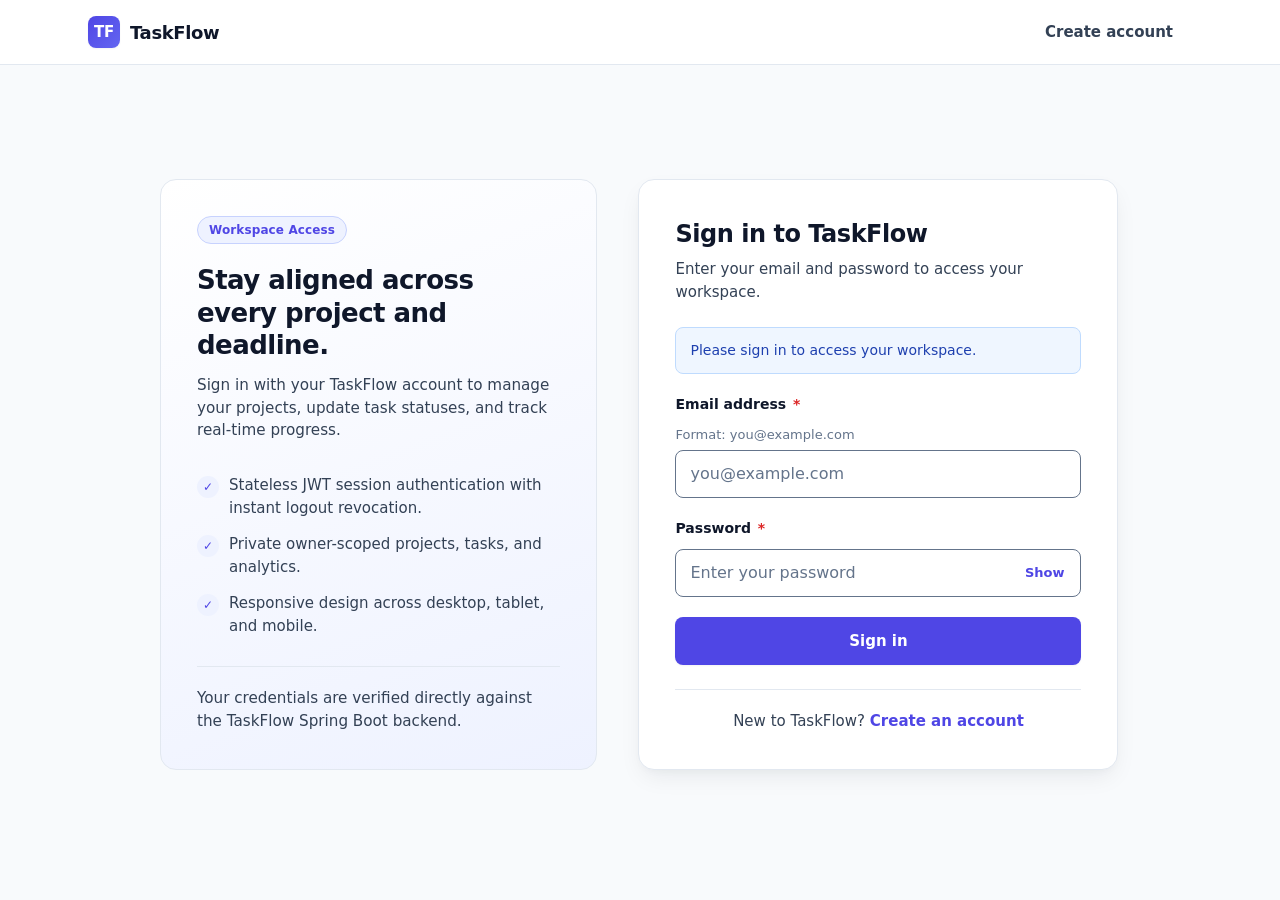
<file: frontend/tasks.html>
<!DOCTYPE html>
<html lang="en">
<head>
  <meta charset="UTF-8">
  <meta name="viewport" content="width=device-width, initial-scale=1.0">
  <meta name="color-scheme" content="light dark">
  <meta name="taskflow-api-base" content="https://taskflow-api-8aow.onrender.com">
  <script src="js/preferences.js"></script>
  <title>Tasks — TaskFlow</title>
  <link rel="stylesheet" href="css/style.css">
  <link rel="stylesheet" href="css/dashboard.css">
  <link rel="stylesheet" href="css/projects.css">
  <link rel="stylesheet" href="css/tasks.css">
  <script defer src="js/api.js"></script>
  <script defer src="js/tasks.js"></script>
</head>
<body class="dashboard-body" data-requires-auth="true">
  <a class="skip-link" href="#main-content">Skip to tasks workspace</a>

  <div class="dashboard-shell">
    <!-- Mobile & Tablet Header -->
    <header class="mobile-topbar">
      <a class="brand" href="dashboard.html">
        <span class="brand-mark" aria-hidden="true">TF</span>
        <span>TaskFlow</span>
      </a>

      <div class="mobile-topbar-actions">
        <button
          type="button"
          class="nav-toggle"
          id="sidebar-open-btn"
          aria-expanded="false"
          aria-controls="dashboard-sidebar"
          aria-label="Open navigation menu"
        >
          <span aria-hidden="true">&#9776;</span>
        </button>
      </div>
    </header>

    <div id="sidebar-backdrop" class="sidebar-backdrop" hidden></div>

    <!-- Fixed Desktop Sidebar / Responsive Drawer -->
    <aside class="sidebar" id="dashboard-sidebar" aria-label="Workspace sidebar">
      <div class="sidebar-top">
        <div class="sidebar-header">
          <a class="brand" href="index.html">
            <span class="brand-mark" aria-hidden="true">TF</span>
            <span>TaskFlow</span>
          </a>
          <button
            type="button"
            class="sidebar-close"
            id="sidebar-close-btn"
            aria-label="Close navigation menu"
          >
            <span aria-hidden="true">&times;</span>
          </button>
        </div>

        <nav aria-label="Workspace sections">
          <ul class="sidebar-nav-list">
            <li>
              <a class="sidebar-link" href="dashboard.html">
                <span class="sidebar-icon" aria-hidden="true">D</span>
                <span>Dashboard</span>
              </a>
            </li>
            <li>
              <a class="sidebar-link" href="projects.html">
                <span class="sidebar-icon" aria-hidden="true">P</span>
                <span>Projects</span>
              </a>
            </li>
            <li>
              <a class="sidebar-link is-active" href="tasks.html" aria-current="page">
                <span class="sidebar-icon" aria-hidden="true">T</span>
                <span>Tasks</span>
              </a>
            </li>
            <li>
              <a class="sidebar-link" href="settings.html">
                <span class="sidebar-icon" aria-hidden="true">S</span>
                <span>Settings</span>
              </a>
            </li>
          </ul>
        </nav>
      </div>

      <div class="sidebar-footer">
        <div class="sidebar-user">
          <div class="sidebar-user-name" id="sidebar-user-name">Loading account…</div>
          <div class="sidebar-user-email" id="sidebar-user-email">—</div>
        </div>
        <button type="button" class="btn btn-secondary btn-full" id="logout-btn">
          Sign out
        </button>
      </div>
    </aside>

    <!-- Main Content -->
    <main id="main-content" class="dashboard-main">
      <div class="dashboard-container">
        <div id="auth-guard-status" class="alert alert-info" role="status">
          Verifying your authenticated session…
        </div>

        <div id="tasks-content" class="dashboard-container" hidden>
          <!-- Page Header -->
          <section class="welcome-banner" aria-labelledby="tasks-heading">
            <div>
              <span class="badge">Execution Board</span>
              <h1 class="welcome-title" id="tasks-heading">Tasks</h1>
              <p class="welcome-subtitle">
                Organize, filter, prioritize, and update tasks across your TaskFlow projects.
              </p>
            </div>
            <div class="welcome-actions">
              <a class="btn btn-ghost" href="dashboard.html">Dashboard</a>
              <a class="btn btn-ghost" href="projects.html">Projects</a>
              <button type="button" class="btn btn-secondary" id="refresh-tasks-btn">
                Refresh
              </button>
              <button type="button" class="btn btn-primary" id="create-task-btn">
                Create Task
              </button>
            </div>
          </section>

          <!-- Filters & View Switcher -->
          <section class="card tasks-controls-card" aria-label="Task filters and view controls">
            <div class="filters-row">
              <div class="filter-group">
                <label class="filter-label" for="filter-project">Project</label>
                <select id="filter-project" class="select-input">
                  <option value="ALL">All Projects</option>
                </select>
              </div>

              <div class="filter-group">
                <label class="filter-label" for="filter-status">Status</label>
                <select id="filter-status" class="select-input">
                  <option value="">All Statuses</option>
                  <option value="TODO">TODO</option>
                  <option value="IN_PROGRESS">IN_PROGRESS</option>
                  <option value="IN_REVIEW">IN_REVIEW</option>
                  <option value="DONE">DONE</option>
                </select>
              </div>

              <div class="filter-group">
                <label class="filter-label" for="filter-priority">Priority</label>
                <select id="filter-priority" class="select-input">
                  <option value="">All Priorities</option>
                  <option value="LOW">LOW</option>
                  <option value="MEDIUM">MEDIUM</option>
                  <option value="HIGH">HIGH</option>
                  <option value="URGENT">URGENT</option>
                </select>
              </div>

              <div>
                <button type="button" class="btn btn-secondary" id="clear-filters-btn">
                  Clear filters
                </button>
              </div>

              <div class="view-toggle-group" role="group" aria-label="Task view mode">
                <button type="button" class="view-toggle-btn" id="view-kanban-btn" aria-pressed="true">
                  Kanban
                </button>
                <button type="button" class="view-toggle-btn" id="view-list-btn" aria-pressed="false">
                  List
                </button>
              </div>
            </div>
          </section>

          <!-- Feedback / Loading / Error Banners -->
          <div id="tasks-feedback" class="alert" role="status" hidden></div>

          <div id="tasks-loading-banner" class="alert alert-info" role="status" hidden>
            Loading projects and tasks…
          </div>

          <div id="tasks-error-banner" class="alert alert-error" role="alert" hidden>
            <div class="alert-actions">
              <span id="tasks-error-text">Unable to load tasks.</span>
              <button type="button" class="btn btn-secondary" id="retry-tasks-btn">
                Retry
              </button>
            </div>
          </div>

          <!-- Toolbar Summary -->
          <div class="projects-toolbar">
            <span class="projects-count-label" id="tasks-count-label">0 tasks</span>
            <span class="visually-hidden" id="sort-status-announcer" role="status"></span>
          </div>

          <!-- No Projects State -->
          <section id="tasks-no-projects-state" class="card empty-card" hidden>
            <h2>Create a project first</h2>
            <p>
              Tasks belong to projects. Create your first project before adding and tracking tasks.
            </p>
            <a class="btn btn-primary" href="projects.html">Go to Projects</a>
          </section>

          <!-- Empty Tasks State -->
          <section id="tasks-empty-state" class="card empty-card" hidden>
            <h2 id="tasks-empty-title">No tasks found</h2>
            <p id="tasks-empty-message">
              Create a task in your selected project or adjust active filters.
            </p>
            <button type="button" class="btn btn-primary" id="empty-create-task-btn">
              Create Task
            </button>
          </section>

          <!-- Kanban Board View -->
          <section id="kanban-view" class="kanban-scroll" aria-label="Kanban task board">
            <div class="kanban-board">
              <section class="kanban-column" data-status-column="TODO" aria-labelledby="col-title-todo">
                <header class="kanban-column-header">
                  <h2 class="kanban-column-title" id="col-title-todo">TODO</h2>
                  <span class="kanban-column-count" id="col-count-TODO">0</span>
                </header>
                <div class="kanban-cards" id="col-cards-TODO"></div>
              </section>

              <section class="kanban-column" data-status-column="IN_PROGRESS" aria-labelledby="col-title-in-progress">
                <header class="kanban-column-header">
                  <h2 class="kanban-column-title" id="col-title-in-progress">IN_PROGRESS</h2>
                  <span class="kanban-column-count" id="col-count-IN_PROGRESS">0</span>
                </header>
                <div class="kanban-cards" id="col-cards-IN_PROGRESS"></div>
              </section>

              <section class="kanban-column" data-status-column="IN_REVIEW" aria-labelledby="col-title-in-review">
                <header class="kanban-column-header">
                  <h2 class="kanban-column-title" id="col-title-in-review">IN_REVIEW</h2>
                  <span class="kanban-column-count" id="col-count-IN_REVIEW">0</span>
                </header>
                <div class="kanban-cards" id="col-cards-IN_REVIEW"></div>
              </section>

              <section class="kanban-column" data-status-column="DONE" aria-labelledby="col-title-done">
                <header class="kanban-column-header">
                  <h2 class="kanban-column-title" id="col-title-done">DONE</h2>
                  <span class="kanban-column-count" id="col-count-DONE">0</span>
                </header>
                <div class="kanban-cards" id="col-cards-DONE"></div>
              </section>
            </div>
          </section>

          <!-- Sortable List View -->
          <section id="list-view" hidden>
            <div tabindex="0" role="region" aria-labelledby="tasks-table-caption" class="table-wrapper">
              <table class="tasks-table" id="tasks-table">
                <caption id="tasks-table-caption">
                  Tasks table — sort by Status, Priority, or Due Date
                </caption>
                <thead>
                  <tr>
                    <th scope="col">Task</th>
                    <th scope="col">Project</th>
                    <th scope="col" data-type="number" data-sort-key="status">
                      <button type="button" class="sort-header-btn" commandfor="tasks-table" command="--sort">
                        <span>Status</span>
                        <span class="sort-indicator" aria-hidden="true"></span>
                      </button>
                    </th>
                    <th scope="col" data-type="number" data-sort-key="priority">
                      <button type="button" class="sort-header-btn" commandfor="tasks-table" command="--sort">
                        <span>Priority</span>
                        <span class="sort-indicator" aria-hidden="true"></span>
                      </button>
                    </th>
                    <th scope="col" data-type="number" data-sort-key="dueDate">
                      <button type="button" class="sort-header-btn" commandfor="tasks-table" command="--sort">
                        <span>Due Date</span>
                        <span class="sort-indicator" aria-hidden="true"></span>
                      </button>
                    </th>
                    <th scope="col">Actions</th>
                  </tr>
                </thead>
                <tbody id="tasks-table-body"></tbody>
              </table>
            </div>
          </section>
        </div>
      </div>
    </main>
  </div>

  <!-- Create / Edit Task Modal -->
  <dialog id="task-form-dialog" class="tf-modal" aria-labelledby="task-form-title">
    <div class="modal-header">
      <h1 class="modal-title" id="task-form-title">Create Task</h1>
      <button
        type="button"
        class="modal-close"
        id="task-form-close-btn"
        aria-label="Close task form"
      >
        <span aria-hidden="true">&times;</span>
      </button>
    </div>

    <form id="task-form" method="POST" novalidate>
      <div class="modal-body">
        <div id="task-form-error" class="alert alert-error" role="alert" hidden></div>

        <div class="field" style="margin-block-end: 0;">
          <label for="task-project-input">
            Project <span class="required-mark" aria-hidden="true">*</span>
          </label>
          <select
            id="task-project-input"
            name="projectId"
            class="select-input"
            required
            data-error="task-project-error"
          ></select>
          <div id="task-project-error" class="error-msg">
            Please select a project for this task.
          </div>
        </div>

        <div class="field" style="margin-block-end: 0;">
          <label for="task-title-input">
            Task title <span class="required-mark" aria-hidden="true">*</span>
          </label>
          <span id="task-title-hint" class="hint">Required, 1 to 200 characters.</span>
          <input
            type="text"
            id="task-title-input"
            name="title"
            class="input"
            required
            maxlength="200"
            autofocus
            aria-describedby="task-title-hint"
            data-error="task-title-error"
            placeholder="e.g. Finalize API integration tests"
          >
          <div id="task-title-error" class="error-msg">
            Task title is required and must not exceed 200 characters.
          </div>
        </div>

        <div class="field" style="margin-block-end: 0;">
          <label for="task-description-input">Description</label>
          <span id="task-description-hint" class="hint">Optional, up to 2000 characters.</span>
          <textarea
            id="task-description-input"
            name="description"
            class="input textarea"
            maxlength="2000"
            aria-describedby="task-description-hint"
            data-error="task-description-error"
            placeholder="Add acceptance criteria or implementation notes"
          ></textarea>
          <div id="task-description-error" class="error-msg">
            Description must not exceed 2000 characters.
          </div>
        </div>

        <div class="modal-form-row">
          <div class="field" style="margin-block-end: 0;">
            <label for="task-status-input">Status</label>
            <select id="task-status-input" name="status" class="select-input">
              <option value="TODO">TODO</option>
              <option value="IN_PROGRESS">IN_PROGRESS</option>
              <option value="IN_REVIEW">IN_REVIEW</option>
              <option value="DONE">DONE</option>
            </select>
          </div>

          <div class="field" style="margin-block-end: 0;">
            <label for="task-priority-input">Priority</label>
            <select id="task-priority-input" name="priority" class="select-input">
              <option value="LOW">LOW</option>
              <option value="MEDIUM" selected>MEDIUM</option>
              <option value="HIGH">HIGH</option>
              <option value="URGENT">URGENT</option>
            </select>
          </div>
        </div>

        <div class="field" style="margin-block-end: 0;">
          <label for="task-due-input">Due date &amp; time</label>
          <span id="task-due-hint" class="hint">Optional deadline in your local timezone.</span>
          <input
            type="datetime-local"
            id="task-due-input"
            name="dueDate"
            class="input"
            aria-describedby="task-due-hint"
          >
        </div>
      </div>

      <div class="modal-footer">
        <button type="button" class="btn btn-secondary" id="task-form-cancel-btn">
          Cancel
        </button>
        <button type="submit" class="btn btn-primary" id="task-form-submit-btn">
          Create Task
        </button>
      </div>
    </form>
  </dialog>

  <!-- Delete Task Confirmation Modal -->
  <dialog id="delete-task-dialog" class="tf-modal" closedby="any" aria-labelledby="delete-task-title">
    <div class="modal-header">
      <h1 class="modal-title" id="delete-task-title">Delete Task?</h1>
      <button
        type="button"
        class="modal-close"
        id="delete-task-close-btn"
        aria-label="Close delete confirmation"
      >
        <span aria-hidden="true">&times;</span>
      </button>
    </div>

    <div class="modal-body">
      <div id="delete-task-error" class="alert alert-error" role="alert" hidden></div>
      <p class="detail-description" id="delete-task-message">
        Are you sure you want to delete this task? This action cannot be undone.
      </p>
    </div>

    <div class="modal-footer">
      <button type="button" class="btn btn-secondary" id="delete-task-cancel-btn" autofocus>
        Cancel
      </button>
      <button type="button" class="btn btn-danger" id="delete-task-confirm-btn">
        Delete Task
      </button>
    </div>
  </dialog>
</body>
</html>
</file>
<file: frontend/css/style.css>
/* ==========================================================================
   TaskFlow Design System
   White backgrounds, subtle grey surfaces, navy typography, indigo accents.
   ========================================================================== */

:root {
  color-scheme: light dark;

  /* Surfaces (Light defaults + automatic dark adaptation) */
  --bg-page-light: #ffffff;
  --bg-page-dark: #0f172a;
  --bg-surface-light: #f8fafc;
  --bg-surface-dark: #0b1120;
  --bg-subtle-light: #f1f5f9;
  --bg-subtle-dark: #1e293b;
  --bg-hover-light: #e2e8f0;
  --bg-hover-dark: #334155;
  --bg-header-light: rgba(255, 255, 255, 0.94);
  --bg-header-dark: rgba(15, 23, 42, 0.94);

  /* Borders */
  --border-subtle-light: #e2e8f0;
  --border-subtle-dark: #1e293b;
  --border-strong-light: #cbd5e1;
  --border-strong-dark: #334155;
  --border-control-light: #64748b;
  --border-control-dark: #94a3b8;

  /* Typography */
  --text-primary-light: #0f172a;
  --text-primary-dark: #f1f5f9;
  --text-secondary-light: #334155;
  --text-secondary-dark: #cbd5e1;
  --text-muted-light: #64748b;
  --text-muted-dark: #94a3b8;

  /* Indigo Accents */
  --accent-light: #4f46e5;
  --accent-dark: #818cf8;
  --accent-hover-light: #4338ca;
  --accent-hover-dark: #6366f1;
  --accent-active-light: #3730a3;
  --accent-active-dark: #4f46e5;
  --accent-soft-light: #eef2ff;
  --accent-soft-dark: rgba(99, 102, 241, 0.16);
  --accent-border-light: #c7d2fe;
  --accent-border-dark: rgba(129, 140, 248, 0.4);

  /* Semantic Feedback */
  --danger: #dc2626;
  --danger-bg-light: #fef2f2;
  --danger-bg-dark: rgba(220, 38, 38, 0.16);
  --danger-border-light: #fecaca;
  --danger-border-dark: rgba(248, 113, 113, 0.4);
  --danger-text-light: #991b1b;
  --danger-text-dark: #fecaca;

  --success: #15803d;
  --success-bg-light: #f0fdf4;
  --success-bg-dark: rgba(21, 128, 61, 0.18);
  --success-border-light: #bbf7d0;
  --success-border-dark: rgba(74, 222, 128, 0.35);
  --success-text-light: #166534;
  --success-text-dark: #bbf7d0;

  --info: #1d4ed8;
  --info-bg-light: #eff6ff;
  --info-bg-dark: rgba(37, 99, 235, 0.18);
  --info-border-light: #bfdbfe;
  --info-border-dark: rgba(96, 165, 250, 0.38);
  --info-text-light: #1e40af;
  --info-text-dark: #bfdbfe;

  /* Resolved Tokens (Light defaults) */
  --bg-page: var(--bg-page-light);
  --bg-surface: var(--bg-surface-light);
  --bg-subtle: var(--bg-subtle-light);
  --bg-hover: var(--bg-hover-light);
  --bg-header: var(--bg-header-light);
  --border-subtle: var(--border-subtle-light);
  --border-strong: var(--border-strong-light);
  --border-control: var(--border-control-light);
  --text-primary: var(--text-primary-light);
  --text-secondary: var(--text-secondary-light);
  --text-muted: var(--text-muted-light);
  --accent: var(--accent-light);
  --accent-hover: var(--accent-hover-light);
  --accent-active: var(--accent-active-light);
  --accent-soft: var(--accent-soft-light);
  --accent-border: var(--accent-border-light);
  --danger-bg: var(--danger-bg-light);
  --danger-border: var(--danger-border-light);
  --danger-text: var(--danger-text-light);
  --success-bg: var(--success-bg-light);
  --success-border: var(--success-border-light);
  --success-text: var(--success-text-light);
  --info-bg: var(--info-bg-light);
  --info-border: var(--info-border-light);
  --info-text: var(--info-text-light);

  /* Typography & Radii */
  --font-sans: "Inter", system-ui, -apple-system, BlinkMacSystemFont, "Segoe UI", Roboto, sans-serif;
  --radius-sm: 0.375rem;
  --radius-md: 0.5rem;
  --radius-lg: 0.75rem;
  --radius-xl: 1rem;
  --radius-pill: 9999px;

  /* Elevation */
  --shadow-xs: 0 1px 2px rgba(15, 23, 42, 0.05);
  --shadow-sm: 0 1px 3px rgba(15, 23, 42, 0.08), 0 1px 2px rgba(15, 23, 42, 0.04);
  --shadow-md: 0 10px 25px -5px rgba(15, 23, 42, 0.08), 0 4px 10px -4px rgba(15, 23, 42, 0.04);

  /* Layout */
  --container-max: 72rem;
  --header-height: 4rem;
}

/* Map <meta name="color-scheme"> back to CSS color-scheme */
:root:has(> head > meta[name="color-scheme"][content="dark"]) {
  color-scheme: dark;
}

:root:has(> head > meta[name="color-scheme"][content="light"]) {
  color-scheme: light;
}

@supports (color: light-dark(white, black)) {
  :root {
    --bg-page: light-dark(var(--bg-page-light), var(--bg-page-dark));
    --bg-surface: light-dark(var(--bg-surface-light), var(--bg-surface-dark));
    --bg-subtle: light-dark(var(--bg-subtle-light), var(--bg-subtle-dark));
    --bg-hover: light-dark(var(--bg-hover-light), var(--bg-hover-dark));
    --bg-header: light-dark(var(--bg-header-light), var(--bg-header-dark));
    --border-subtle: light-dark(var(--border-subtle-light), var(--border-subtle-dark));
    --border-strong: light-dark(var(--border-strong-light), var(--border-strong-dark));
    --border-control: light-dark(var(--border-control-light), var(--border-control-dark));
    --text-primary: light-dark(var(--text-primary-light), var(--text-primary-dark));
    --text-secondary: light-dark(var(--text-secondary-light), var(--text-secondary-dark));
    --text-muted: light-dark(var(--text-muted-light), var(--text-muted-dark));
    --accent: light-dark(var(--accent-light), var(--accent-dark));
    --accent-hover: light-dark(var(--accent-hover-light), var(--accent-hover-dark));
    --accent-active: light-dark(var(--accent-active-light), var(--accent-active-dark));
    --accent-soft: light-dark(var(--accent-soft-light), var(--accent-soft-dark));
    --accent-border: light-dark(var(--accent-border-light), var(--accent-border-dark));
    --danger-bg: light-dark(var(--danger-bg-light), var(--danger-bg-dark));
    --danger-border: light-dark(var(--danger-border-light), var(--danger-border-dark));
    --danger-text: light-dark(var(--danger-text-light), var(--danger-text-dark));
    --success-bg: light-dark(var(--success-bg-light), var(--success-bg-dark));
    --success-border: light-dark(var(--success-border-light), var(--success-border-dark));
    --success-text: light-dark(var(--success-text-light), var(--success-text-dark));
    --info-bg: light-dark(var(--info-bg-light), var(--info-bg-dark));
    --info-border: light-dark(var(--info-border-light), var(--info-border-dark));
    --info-text: light-dark(var(--info-text-light), var(--info-text-dark));
  }
}

@media (prefers-color-scheme: dark) {
  :root:not([data-theme="light"]) {
    --bg-page: var(--bg-page-dark);
    --bg-surface: var(--bg-surface-dark);
    --bg-subtle: var(--bg-subtle-dark);
    --bg-hover: var(--bg-hover-dark);
    --bg-header: var(--bg-header-dark);
    --border-subtle: var(--border-subtle-dark);
    --border-strong: var(--border-strong-dark);
    --border-control: var(--border-control-dark);
    --text-primary: var(--text-primary-dark);
    --text-secondary: var(--text-secondary-dark);
    --text-muted: var(--text-muted-dark);
    --accent: var(--accent-dark);
    --accent-hover: var(--accent-hover-dark);
    --accent-active: var(--accent-active-dark);
    --accent-soft: var(--accent-soft-dark);
    --accent-border: var(--accent-border-dark);
    --danger-bg: var(--danger-bg-dark);
    --danger-border: var(--danger-border-dark);
    --danger-text: var(--danger-text-dark);
    --success-bg: var(--success-bg-dark);
    --success-border: var(--success-border-dark);
    --success-text: var(--success-text-dark);
    --info-bg: var(--info-bg-dark);
    --info-border: var(--info-border-dark);
    --info-text: var(--info-text-dark);
  }
}

:root[data-theme="dark"] .btn-primary {
  background-color: #4f46e5;
  color: #ffffff;
}

/* Compact layout density overrides */
:root[data-density="compact"] .dashboard-container {
  gap: 1rem;
}

:root[data-density="compact"] .welcome-banner,
:root[data-density="compact"] .panel-card,
:root[data-density="compact"] .settings-card,
:root[data-density="compact"] .project-card {
  padding: 1rem;
}

:root[data-density="compact"] .stat-card {
  padding: 0.875rem 1rem;
}

:root[data-density="compact"] .item-row,
:root[data-density="compact"] .task-card {
  padding: 0.6875rem 0.875rem;
}

:root[data-density="compact"] .tasks-table tbody td {
  padding: 0.625rem 0.875rem;
}

*,
*::before,
*::after {
  box-sizing: border-box;
}

html {
  font-size: 16px;
  -webkit-text-size-adjust: 100%;
}

body {
  margin: 0;
  font-family: var(--font-sans);
  font-size: 1rem;
  line-height: 1.5;
  color: var(--text-primary);
  background-color: var(--bg-page);
  -webkit-font-smoothing: antialiased;
}

img,
svg {
  display: block;
  max-width: 100%;
}

a {
  color: var(--accent);
  text-decoration: none;
}

a:hover {
  color: var(--accent-hover);
  text-decoration: underline;
}

button,
input,
select,
textarea {
  font: inherit;
  color: inherit;
}

:focus-visible {
  outline: 3px solid var(--accent);
  outline-offset: 2px;
}

[hidden] {
  display: none !important;
}

/* Accessibility utility: hidden visually, preserved in accessibility tree */
.visually-hidden:where(:not(:focus-within, :active)) {
  position: absolute !important;
  clip-path: inset(50%) !important;
  overflow: hidden !important;
  width: 1px !important;
  height: 1px !important;
  margin: -1px !important;
  padding: 0 !important;
  border: 0 !important;
  white-space: nowrap !important;
}

.skip-link {
  position: absolute;
  inset-block-start: -100%;
  inset-inline-start: 1rem;
  z-index: 100;
  padding: 0.625rem 1rem;
  background-color: var(--text-primary);
  color: #ffffff;
  border-radius: var(--radius-md);
  font-weight: 600;
}

.skip-link:focus {
  inset-block-start: 1rem;
}

/* Container */
.container {
  width: 100%;
  max-width: var(--container-max);
  margin-inline: auto;
  padding-inline: 1rem;
}

@media (min-width: 768px) {
  .container {
    padding-inline: 1.5rem;
  }
}

/* Brand mark */
.brand {
  display: inline-flex;
  align-items: center;
  gap: 0.625rem;
  font-weight: 700;
  font-size: 1.125rem;
  letter-spacing: -0.02em;
  color: var(--text-primary);
  text-decoration: none;
}

.brand:hover {
  color: var(--text-primary);
  text-decoration: none;
}

.brand-mark {
  display: inline-flex;
  align-items: center;
  justify-content: center;
  width: 2rem;
  height: 2rem;
  border-radius: var(--radius-md);
  background: linear-gradient(135deg, var(--accent) 0%, #6366f1 100%);
  color: #ffffff;
  font-size: 0.9375rem;
  font-weight: 800;
  box-shadow: var(--shadow-xs);
}

/* Buttons */
.btn {
  display: inline-flex;
  align-items: center;
  justify-content: center;
  gap: 0.5rem;
  min-height: 2.75rem;
  padding: 0.625rem 1.125rem;
  border: 1px solid transparent;
  border-radius: var(--radius-md);
  font-size: 0.9375rem;
  font-weight: 600;
  line-height: 1.25;
  cursor: pointer;
  text-decoration: none;
  transition: background-color 150ms ease, border-color 150ms ease, color 150ms ease, box-shadow 150ms ease;
}

.btn:hover {
  text-decoration: none;
}

.btn:disabled {
  opacity: 0.65;
  cursor: not-allowed;
}

.btn-primary {
  background-color: var(--accent);
  color: #ffffff;
  box-shadow: var(--shadow-xs);
}

.btn-primary:hover:not(:disabled) {
  background-color: var(--accent-hover);
  color: #ffffff;
}

.btn-primary:active:not(:disabled) {
  background-color: var(--accent-active);
}

.btn-secondary {
  background-color: var(--bg-page);
  color: var(--text-primary);
  border-color: var(--border-strong);
  box-shadow: var(--shadow-xs);
}

.btn-secondary:hover:not(:disabled) {
  background-color: var(--bg-surface);
  color: var(--text-primary);
}

.btn-ghost {
  background-color: transparent;
  color: var(--text-secondary);
}

.btn-ghost:hover:not(:disabled) {
  background-color: var(--bg-subtle);
  color: var(--text-primary);
}

.btn-full {
  width: 100%;
  min-height: 3rem;
}

/* Cards & Badges */
.card {
  background-color: var(--bg-page);
  border: 1px solid var(--border-subtle);
  border-radius: var(--radius-xl);
  box-shadow: var(--shadow-sm);
}

.badge {
  display: inline-flex;
  align-items: center;
  gap: 0.375rem;
  padding: 0.25rem 0.6875rem;
  border-radius: var(--radius-pill);
  font-size: 0.75rem;
  font-weight: 600;
  letter-spacing: 0.01em;
  background-color: var(--accent-soft);
  color: var(--accent);
  border: 1px solid var(--accent-border);
}

/* Alerts */
.alert {
  display: flex;
  align-items: flex-start;
  gap: 0.625rem;
  padding: 0.75rem 0.875rem;
  border-radius: var(--radius-md);
  border: 1px solid transparent;
  font-size: 0.875rem;
  line-height: 1.45;
  margin-block-end: 1.25rem;
}

.alert[hidden] {
  display: none;
}

.alert-error {
  background-color: var(--danger-bg);
  border-color: var(--danger-border);
  color: var(--danger-text);
}

.alert-success {
  background-color: var(--success-bg);
  border-color: var(--success-border);
  color: var(--success-text);
}

.alert-info {
  background-color: var(--info-bg);
  border-color: var(--info-border);
  color: var(--info-text);
}

/* Forms & Accessible Validation */
.field {
  display: flex;
  flex-direction: column;
  align-items: stretch;
  margin-block-end: 1.25rem;
}

.field label {
  display: inline-block;
  font-size: 0.875rem;
  font-weight: 600;
  color: var(--text-primary);
  margin-block-end: 0.375rem;
  padding-block: 0.25rem;
  margin-block-start: -0.25rem;
}

.required-mark {
  color: var(--danger);
  margin-inline-start: 0.125rem;
}

.hint {
  display: block;
  color: var(--text-muted);
  font-size: 0.8125rem;
  margin-block-end: 0.375rem;
}

.input {
  width: 100%;
  min-height: 3rem;
  padding: 0.6875rem 0.875rem;
  font: inherit;
  font-size: max(1rem, 1em);
  color: var(--text-primary);
  background-color: var(--bg-page);
  border: 1px solid var(--border-control);
  border-radius: var(--radius-md);
  transition: border-color 150ms ease, box-shadow 150ms ease, background-color 150ms ease;
}

.input::placeholder {
  color: var(--text-muted);
}

.input:focus-visible {
  outline: 2px solid var(--accent);
  outline-offset: 0;
  border-color: var(--accent);
  box-shadow: 0 0 0 3px rgba(79, 70, 229, 0.16);
}

@media (pointer: coarse) {
  .input {
    min-height: 3.25rem;
  }
}

.error-msg {
  display: none;
  color: var(--danger);
  font-size: 0.8125rem;
  font-weight: 500;
  margin-block-start: 0.375rem;
}

/* Defer validation styling until after user interaction */
.input:is(:user-invalid, .user-invalid-fallback, [aria-invalid="true"]) {
  border-color: var(--danger);
  background-color: var(--danger-bg);
}

.input:is(:user-invalid, .user-invalid-fallback, [aria-invalid="true"]) ~ .error-msg,
.field:has(.input:is(:user-invalid, .user-invalid-fallback, [aria-invalid="true"])) .error-msg {
  display: block;
}

.input:is(:user-valid, .user-valid-fallback):not([aria-invalid="true"]) {
  border-color: var(--success);
}

/* ==========================================================================
   Site Header & Landing Shell (index.html)
   ========================================================================== */

.site-header {
  position: sticky;
  inset-block-start: 0;
  z-index: 20;
  background-color: var(--bg-header);
  backdrop-filter: blur(8px);
  border-bottom: 1px solid var(--border-subtle);
}

.header-inner {
  display: flex;
  align-items: center;
  justify-content: space-between;
  min-height: var(--header-height);
  gap: 1rem;
}

.nav-toggle {
  display: inline-flex;
  align-items: center;
  justify-content: center;
  width: 2.75rem;
  height: 2.75rem;
  border: 1px solid var(--border-strong);
  border-radius: var(--radius-md);
  background-color: var(--bg-page);
  color: var(--text-primary);
  cursor: pointer;
}

.nav-menu {
  display: none;
  align-items: center;
  gap: 1rem;
}

.nav-menu.is-open {
  display: flex;
  flex-direction: column;
  align-items: stretch;
  position: absolute;
  inset-block-start: var(--header-height);
  inset-inline: 0;
  padding: 1rem;
  background-color: var(--bg-page);
  border-bottom: 1px solid var(--border-subtle);
  box-shadow: var(--shadow-md);
}

.nav-links {
  display: flex;
  flex-direction: column;
  gap: 0.25rem;
  list-style: none;
  margin: 0;
  padding: 0;
}

.nav-link {
  display: inline-flex;
  align-items: center;
  min-height: 2.75rem;
  padding: 0.5rem 0.75rem;
  border-radius: var(--radius-md);
  color: var(--text-secondary);
  font-size: 0.9375rem;
  font-weight: 500;
}

.nav-link:hover {
  background-color: var(--bg-subtle);
  color: var(--text-primary);
  text-decoration: none;
}

.nav-actions {
  display: flex;
  flex-direction: column;
  gap: 0.625rem;
}

.session-pill {
  display: inline-flex;
  align-items: center;
  gap: 0.5rem;
  padding: 0.375rem 0.75rem;
  border-radius: var(--radius-pill);
  background-color: var(--bg-surface);
  border: 1px solid var(--border-subtle);
  font-size: 0.875rem;
  font-weight: 500;
  color: var(--text-secondary);
}

@media (min-width: 768px) {
  .nav-toggle {
    display: none;
  }

  .nav-menu,
  .nav-menu.is-open {
    position: static;
    display: flex;
    flex-direction: row;
    align-items: center;
    justify-content: space-between;
    flex: 1;
    padding: 0;
    border-bottom: none;
    box-shadow: none;
    background-color: transparent;
    margin-inline-start: 1.5rem;
  }

  .nav-links {
    flex-direction: row;
    align-items: center;
    gap: 0.5rem;
  }

  .nav-actions {
    flex-direction: row;
    align-items: center;
  }
}

/* Hero Section */
.hero {
  padding-block: 3.5rem 3rem;
  background: radial-gradient(circle at top right, rgba(79, 70, 229, 0.08), transparent 45%),
              var(--bg-page);
  border-bottom: 1px solid var(--border-subtle);
}

@media (min-width: 1024px) {
  .hero {
    padding-block: 5rem 4.5rem;
  }
}

.hero-grid {
  display: grid;
  gap: 2.5rem;
  align-items: center;
}

@media (min-width: 1024px) {
  .hero-grid {
    grid-template-columns: minmax(0, 1.15fr) minmax(0, 0.85fr);
    gap: 3rem;
  }
}

.hero-title {
  margin: 1rem 0 1rem;
  font-size: clamp(2rem, 4vw, 3rem);
  line-height: 1.15;
  letter-spacing: -0.03em;
  color: var(--text-primary);
}

.hero-subtitle {
  margin: 0 0 1.75rem;
  font-size: 1.0625rem;
  line-height: 1.65;
  color: var(--text-secondary);
  max-width: 38rem;
}

.hero-actions {
  display: flex;
  flex-wrap: wrap;
  gap: 0.75rem;
}

.hero-panel {
  padding: 1.5rem;
  background-color: var(--bg-surface);
  border: 1px solid var(--border-subtle);
  border-radius: var(--radius-xl);
  box-shadow: var(--shadow-sm);
}

.panel-heading {
  margin: 0 0 0.25rem;
  font-size: 1rem;
  font-weight: 700;
  color: var(--text-primary);
}

.panel-caption {
  margin: 0 0 1.25rem;
  font-size: 0.875rem;
  color: var(--text-muted);
}

.status-list {
  display: grid;
  gap: 0.75rem;
  list-style: none;
  margin: 0;
  padding: 0;
}

.status-item {
  display: flex;
  align-items: center;
  justify-content: space-between;
  gap: 1rem;
  padding: 0.875rem 1rem;
  background-color: var(--bg-page);
  border: 1px solid var(--border-subtle);
  border-radius: var(--radius-lg);
}

.status-label {
  font-size: 0.875rem;
  font-weight: 600;
  color: var(--text-primary);
}

.status-meta {
  font-size: 0.8125rem;
  color: var(--text-muted);
}

/* Capabilities Section */
.section {
  padding-block: 3.5rem;
  background-color: var(--bg-surface);
}

.section-header {
  max-width: 40rem;
  margin-block-end: 2rem;
}

.section-title {
  margin: 0 0 0.5rem;
  font-size: 1.625rem;
  letter-spacing: -0.02em;
  color: var(--text-primary);
}

.section-subtitle {
  margin: 0;
  color: var(--text-secondary);
}

.feature-grid {
  display: grid;
  gap: 1.25rem;
}

@media (min-width: 768px) {
  .feature-grid {
    grid-template-columns: repeat(3, minmax(0, 1fr));
  }
}

.feature-card {
  padding: 1.5rem;
}

.feature-icon {
  display: inline-flex;
  align-items: center;
  justify-content: center;
  width: 2.5rem;
  height: 2.5rem;
  border-radius: var(--radius-md);
  background-color: var(--accent-soft);
  color: var(--accent);
  font-weight: 700;
  margin-block-end: 1rem;
}

.feature-card h3 {
  margin: 0 0 0.5rem;
  font-size: 1.0625rem;
  color: var(--text-primary);
}

.feature-card p {
  margin: 0;
  font-size: 0.9375rem;
  color: var(--text-secondary);
}

/* Footer */
.site-footer {
  padding-block: 1.75rem;
  background-color: var(--bg-page);
  border-top: 1px solid var(--border-subtle);
  font-size: 0.875rem;
  color: var(--text-muted);
}

.footer-inner {
  display: flex;
  flex-wrap: wrap;
  align-items: center;
  justify-content: space-between;
  gap: 1rem;
}
</file>
<file: frontend/css/dashboard.css>
/* ==========================================================================
   TaskFlow Dashboard Layout & Analytics Components
   White cards, subtle grey workspace canvas, navy text, indigo accents.
   ========================================================================== */

@property --value {
  syntax: "<number>";
  inherits: true;
  initial-value: 0;
}

.dashboard-body {
  min-height: 100dvh;
  background-color: var(--bg-surface);
  color: var(--text-primary);
}

.dashboard-shell {
  min-height: 100dvh;
  display: flex;
  flex-direction: column;
}

/* Mobile / Tablet Topbar */
.mobile-topbar {
  position: sticky;
  inset-block-start: 0;
  z-index: 30;
  display: flex;
  align-items: center;
  justify-content: space-between;
  min-height: var(--header-height);
  padding-inline: 1rem;
  background-color: var(--bg-page);
  border-bottom: 1px solid var(--border-subtle);
}

.mobile-topbar-actions {
  display: flex;
  align-items: center;
  gap: 0.5rem;
}

/* Sidebar */
.sidebar-backdrop {
  position: fixed;
  inset: 0;
  z-index: 35;
  background-color: rgba(15, 23, 42, 0.45);
}

.sidebar-backdrop[hidden] {
  display: none;
}

.sidebar {
  position: fixed;
  inset-block: 0;
  inset-inline-start: 0;
  z-index: 40;
  width: 16rem;
  display: flex;
  flex-direction: column;
  justify-content: space-between;
  padding: 1.25rem 1rem;
  background-color: var(--bg-page);
  border-inline-end: 1px solid var(--border-subtle);
  transform: translateX(-100%);
  transition: transform 200ms ease;
  overflow-y: auto;
}

.sidebar.is-open {
  transform: translateX(0);
  box-shadow: var(--shadow-md);
}

@media (prefers-reduced-motion: reduce) {
  .sidebar {
    transition: none;
  }
}

.sidebar-top {
  display: flex;
  flex-direction: column;
  gap: 1.5rem;
}

.sidebar-header {
  display: flex;
  align-items: center;
  justify-content: space-between;
  gap: 0.5rem;
  padding-inline: 0.375rem;
}

.sidebar-close {
  display: inline-flex;
  align-items: center;
  justify-content: center;
  width: 2.5rem;
  height: 2.5rem;
  border: 1px solid var(--border-subtle);
  border-radius: var(--radius-md);
  background-color: var(--bg-page);
  color: var(--text-primary);
  cursor: pointer;
}

.sidebar-nav-list {
  list-style: none;
  margin: 0;
  padding: 0;
  display: grid;
  gap: 0.375rem;
}

.sidebar-link {
  display: flex;
  align-items: center;
  gap: 0.75rem;
  min-height: 2.75rem;
  padding: 0.625rem 0.875rem;
  border-radius: var(--radius-md);
  color: var(--text-secondary);
  font-size: 0.9375rem;
  font-weight: 500;
  text-decoration: none;
  transition: background-color 150ms ease, color 150ms ease;
}

.sidebar-link:hover {
  background-color: var(--bg-subtle);
  color: var(--text-primary);
  text-decoration: none;
}

.sidebar-link.is-active,
.sidebar-link[aria-current="page"] {
  background-color: var(--accent-soft);
  color: var(--accent);
  font-weight: 600;
}

.sidebar-icon {
  display: inline-flex;
  align-items: center;
  justify-content: center;
  width: 1.375rem;
  height: 1.375rem;
  font-size: 0.75rem;
  font-weight: 700;
  border-radius: var(--radius-sm);
  background-color: var(--bg-subtle);
  color: inherit;
  flex-shrink: 0;
}

.sidebar-link.is-active .sidebar-icon,
.sidebar-link[aria-current="page"] .sidebar-icon {
  background-color: rgba(79, 70, 229, 0.14);
}

.sidebar-footer {
  margin-block-start: 1.5rem;
  padding-block-start: 1rem;
  border-top: 1px solid var(--border-subtle);
  display: grid;
  gap: 0.75rem;
}

.sidebar-user {
  padding: 0.75rem;
  border-radius: var(--radius-lg);
  background-color: var(--bg-surface);
  border: 1px solid var(--border-subtle);
}

.sidebar-user-name {
  font-size: 0.875rem;
  font-weight: 600;
  color: var(--text-primary);
  white-space: nowrap;
  overflow: hidden;
  text-overflow: ellipsis;
}

.sidebar-user-email {
  font-size: 0.75rem;
  color: var(--text-muted);
  white-space: nowrap;
  overflow: hidden;
  text-overflow: ellipsis;
}

/* Main Workspace */
.dashboard-main {
  flex: 1;
  padding: 1.5rem 1rem 2.5rem;
}

.dashboard-container {
  max-width: 76rem;
  margin-inline: auto;
  display: grid;
  gap: 1.5rem;
}

@media (min-width: 768px) {
  .dashboard-main {
    padding: 2rem 1.75rem 3rem;
  }
}

@media (min-width: 1024px) {
  .mobile-topbar {
    display: none;
  }

  .sidebar {
    transform: translateX(0);
    box-shadow: none;
  }

  .sidebar-close {
    display: none;
  }

  .dashboard-main {
    margin-inline-start: 16rem;
    padding: 2rem 2.25rem 3rem;
  }
}

/* Welcome Header */
.welcome-banner {
  display: flex;
  flex-wrap: wrap;
  align-items: center;
  justify-content: space-between;
  gap: 1rem;
  padding: 1.5rem;
  background-color: var(--bg-page);
  border: 1px solid var(--border-subtle);
  border-radius: var(--radius-xl);
  box-shadow: var(--shadow-xs);
}

.welcome-title {
  margin: 0.5rem 0 0.25rem;
  font-size: clamp(1.375rem, 2.5vw, 1.75rem);
  letter-spacing: -0.02em;
  color: var(--text-primary);
}

.welcome-subtitle {
  margin: 0;
  font-size: 0.9375rem;
  color: var(--text-secondary);
}

.welcome-actions {
  display: flex;
  flex-wrap: wrap;
  align-items: center;
  gap: 0.75rem;
}

/* State Banners */
.dashboard-state-row[hidden] {
  display: none;
}

.alert-actions {
  display: flex;
  flex-wrap: wrap;
  align-items: center;
  justify-content: space-between;
  gap: 0.75rem;
  width: 100%;
}

/* Statistics Cards */
.stats-grid {
  display: grid;
  gap: 1rem;
  grid-template-columns: minmax(0, 1fr);
}

@media (min-width: 640px) {
  .stats-grid {
    grid-template-columns: repeat(2, minmax(0, 1fr));
  }
}

@media (min-width: 1200px) {
  .stats-grid {
    grid-template-columns: repeat(4, minmax(0, 1fr));
  }
}

.stat-card {
  padding: 1.25rem 1.375rem;
  display: grid;
  gap: 0.5rem;
}

.stat-header {
  display: flex;
  align-items: center;
  justify-content: space-between;
  gap: 0.5rem;
}

.stat-label {
  font-size: 0.875rem;
  font-weight: 600;
  color: var(--text-muted);
}

.stat-pill {
  padding: 0.1875rem 0.5rem;
  border-radius: var(--radius-pill);
  font-size: 0.75rem;
  font-weight: 600;
  background-color: var(--bg-subtle);
  color: var(--text-secondary);
}

.stat-pill-indigo {
  background-color: var(--accent-soft);
  color: var(--accent);
}

.stat-pill-success {
  background-color: var(--success-bg);
  color: var(--success);
}

.stat-pill-danger {
  background-color: var(--danger-bg);
  color: var(--danger);
}

.stat-value {
  font-size: 2rem;
  font-weight: 700;
  line-height: 1.1;
  letter-spacing: -0.03em;
  color: var(--text-primary);
}

.stat-value-danger {
  color: var(--danger);
}

.stat-footnote {
  font-size: 0.8125rem;
  color: var(--text-muted);
}

/* Analytics Row */
.analytics-grid {
  display: grid;
  gap: 1.25rem;
  grid-template-columns: minmax(0, 1fr);
}

@media (min-width: 900px) {
  .analytics-grid {
    grid-template-columns: minmax(0, 0.9fr) minmax(0, 1.05fr) minmax(0, 1.05fr);
  }
}

.panel-card {
  padding: 1.5rem;
  display: flex;
  flex-direction: column;
  gap: 1.25rem;
}

.panel-header {
  display: flex;
  align-items: flex-start;
  justify-content: space-between;
  gap: 0.75rem;
}

.panel-title {
  margin: 0;
  font-size: 1.0625rem;
  font-weight: 700;
  color: var(--text-primary);
}

.panel-subtitle {
  margin: 0.25rem 0 0;
  font-size: 0.8125rem;
  color: var(--text-muted);
}

/* Completion Progress Ring */
.completion-body {
  display: flex;
  flex-direction: column;
  align-items: center;
  gap: 1.25rem;
  margin-block: auto;
}

.progress-ring-wrapper {
  position: relative;
  display: grid;
  place-items: center;
}

progress.progress-ring {
  --size: 9.5rem;
  --thickness: 0.875rem;
  --track-color: var(--bg-subtle);
  --fill-color: var(--accent);
  --value: attr(value type(<number>));
  appearance: none;
  width: var(--size);
  height: var(--size);
  border-radius: 50%;
  background: conic-gradient(
    var(--fill-color) calc(var(--value) * 1%),
    var(--track-color) 0
  );
  background-clip: border-area;
  border: var(--thickness) solid transparent;
  background-origin: border-box;
  transition: --value 0s ease-in-out;
}

@media (prefers-reduced-motion: no-preference) {
  progress.progress-ring {
    transition-duration: 0.4s;
  }
}

@supports not (background-clip: border-area) {
  progress.progress-ring {
    mask-image: radial-gradient(
      transparent calc(50% - var(--thickness)),
      black calc(50% - var(--thickness) + 0.5px)
    );
    border: 0;
  }
}

@media (forced-colors: active) {
  progress.progress-ring {
    forced-color-adjust: none;
    --fill-color: CanvasText;
    --track-color: Canvas;
  }
}

progress.progress-ring::-webkit-progress-bar {
  display: none;
  background: none;
}

progress.progress-ring::-webkit-progress-value {
  display: none;
  background: none;
}

progress.progress-ring::-moz-progress-bar {
  display: none;
  background: none;
}

progress.progress-ring[value="100"] {
  --fill-color: var(--success);
}

.progress-ring-content {
  position: absolute;
  text-align: center;
}

.progress-ring-percent {
  display: block;
  font-size: 1.5rem;
  font-weight: 700;
  color: var(--text-primary);
  line-height: 1.1;
}

.progress-ring-label {
  display: block;
  font-size: 0.75rem;
  color: var(--text-muted);
}

.completion-summary {
  width: 100%;
  display: grid;
  grid-template-columns: repeat(2, minmax(0, 1fr));
  gap: 0.75rem;
}

.mini-metric {
  padding: 0.625rem 0.75rem;
  border-radius: var(--radius-md);
  background-color: var(--bg-surface);
  border: 1px solid var(--border-subtle);
}

.mini-metric-label {
  font-size: 0.75rem;
  color: var(--text-muted);
}

.mini-metric-value {
  font-size: 1rem;
  font-weight: 700;
  color: var(--text-primary);
}

/* Horizontal Distribution Bar Charts */
.chart-bars {
  display: grid;
  gap: 0.875rem;
  margin-block-start: auto;
  margin-block-end: auto;
}

.chart-row {
  display: grid;
  gap: 0.375rem;
}

.chart-row-header {
  display: flex;
  align-items: center;
  justify-content: space-between;
  gap: 0.5rem;
  font-size: 0.8125rem;
}

.chart-row-label {
  font-weight: 600;
  color: var(--text-secondary);
}

.chart-row-count {
  font-weight: 600;
  color: var(--text-primary);
}

progress.bar-progress {
  appearance: none;
  border: 0 solid;
  overflow: clip;
  width: 100%;
  height: 0.625rem;
  border-radius: var(--radius-pill);
  background: var(--bg-subtle);
  --bar-fill: var(--accent);
}

progress.bar-progress::-webkit-progress-bar {
  background: transparent;
}

progress.bar-progress::-webkit-progress-value {
  background: var(--bar-fill);
  border-radius: var(--radius-pill);
  transition: inline-size 0.3s ease;
}

progress.bar-progress::-moz-progress-bar {
  background: var(--bar-fill);
  border-radius: var(--radius-pill);
  transition: inline-size 0.3s ease;
}

.bar-todo {
  --bar-fill: #64748b;
}

.bar-in-progress {
  --bar-fill: var(--accent);
}

.bar-in-review {
  --bar-fill: #d97706;
}

.bar-done {
  --bar-fill: #15803d;
}

.bar-low {
  --bar-fill: #64748b;
}

.bar-medium {
  --bar-fill: #2563eb;
}

.bar-high {
  --bar-fill: #d97706;
}

.bar-urgent {
  --bar-fill: #dc2626;
}

/* Lists: Recent Projects & Upcoming Deadlines */
.workspace-grid {
  display: grid;
  gap: 1.25rem;
  grid-template-columns: minmax(0, 1fr);
}

@media (min-width: 900px) {
  .workspace-grid {
    grid-template-columns: repeat(2, minmax(0, 1fr));
  }
}

.item-list {
  list-style: none;
  margin: 0;
  padding: 0;
  display: grid;
  gap: 0.75rem;
}

.item-row {
  display: flex;
  flex-wrap: wrap;
  align-items: center;
  justify-content: space-between;
  gap: 0.75rem;
  padding: 0.875rem 1rem;
  border-radius: var(--radius-lg);
  background-color: var(--bg-surface);
  border: 1px solid var(--border-subtle);
}

.item-primary {
  min-width: 0;
  flex: 1 1 12rem;
}

.item-title {
  font-size: 0.9375rem;
  font-weight: 600;
  color: var(--text-primary);
  margin: 0;
}

.item-meta {
  font-size: 0.8125rem;
  color: var(--text-muted);
  margin: 0.125rem 0 0;
}

.item-badges {
  display: flex;
  flex-wrap: wrap;
  align-items: center;
  gap: 0.375rem;
}

.tag {
  display: inline-flex;
  align-items: center;
  padding: 0.1875rem 0.5625rem;
  border-radius: var(--radius-pill);
  font-size: 0.75rem;
  font-weight: 600;
  background-color: var(--bg-page);
  border: 1px solid var(--border-subtle);
  color: var(--text-secondary);
}

.tag-indigo {
  background-color: var(--accent-soft);
  border-color: var(--accent-border);
  color: var(--accent);
}

.tag-warning {
  background-color: #fffbeb;
  border-color: #fde68a;
  color: #b45309;
}

.tag-danger {
  background-color: var(--danger-bg);
  border-color: var(--danger-border);
  color: var(--danger);
}

.tag-success {
  background-color: var(--success-bg);
  border-color: var(--success-border);
  color: var(--success);
}

.empty-state {
  padding: 1.75rem 1.25rem;
  border-radius: var(--radius-lg);
  background-color: var(--bg-surface);
  border: 1px dashed var(--border-strong);
  text-align: center;
  color: var(--text-muted);
  font-size: 0.875rem;
}

/* Loading skeletons */
.skeleton-line {
  height: 0.875rem;
  border-radius: var(--radius-sm);
  background-color: var(--bg-subtle);
}

.is-loading .stat-value {
  color: var(--text-muted);
}

/* Account Settings Section */
.settings-grid {
  display: grid;
  gap: 0.75rem;
}

@media (min-width: 768px) {
  .settings-grid {
    grid-template-columns: repeat(2, minmax(0, 1fr));
  }
}

.settings-item {
  padding: 0.875rem 1rem;
  border-radius: var(--radius-lg);
  background-color: var(--bg-surface);
  border: 1px solid var(--border-subtle);
}

.settings-label {
  display: block;
  font-size: 0.75rem;
  font-weight: 600;
  color: var(--text-muted);
  margin-block-end: 0.25rem;
}

.settings-value {
  font-size: 0.9375rem;
  font-weight: 600;
  color: var(--text-primary);
  word-break: break-word;
}
</file>
<file: frontend/css/auth.css>
/* ==========================================================================
   TaskFlow Authentication Pages (login.html, register.html)
   ========================================================================== */

.auth-page {
  min-height: 100dvh;
  display: flex;
  flex-direction: column;
  background-color: var(--bg-surface);
}

.auth-header {
  background-color: var(--bg-page);
  border-bottom: 1px solid var(--border-subtle);
}

.auth-header-inner {
  display: flex;
  align-items: center;
  justify-content: space-between;
  min-height: var(--header-height);
  gap: 1rem;
}

.auth-main {
  flex: 1;
  display: grid;
  place-items: center;
  padding: 2rem 1rem 3rem;
}

.auth-shell {
  width: 100%;
  max-width: 60rem;
  display: grid;
  gap: 2rem;
  align-items: stretch;
}

@media (min-width: 900px) {
  .auth-shell {
    grid-template-columns: minmax(0, 0.95fr) minmax(0, 1.05fr);
    gap: 2.5rem;
  }
}

.auth-aside {
  display: none;
  flex-direction: column;
  justify-content: space-between;
  padding: 2.25rem;
  border-radius: var(--radius-xl);
  border: 1px solid var(--border-subtle);
  background: linear-gradient(160deg, var(--bg-page) 0%, var(--accent-soft) 100%);
}

@media (min-width: 900px) {
  .auth-aside {
    display: flex;
  }
}

.auth-aside h2 {
  margin: 1.25rem 0 0.75rem;
  font-size: 1.625rem;
  line-height: 1.25;
  letter-spacing: -0.02em;
  color: var(--text-primary);
}

.auth-aside p {
  margin: 0;
  color: var(--text-secondary);
  font-size: 0.95rem;
}

.auth-highlights {
  list-style: none;
  margin: 2rem 0 0;
  padding: 0;
  display: grid;
  gap: 0.875rem;
}

.auth-highlights li {
  display: flex;
  align-items: flex-start;
  gap: 0.625rem;
  font-size: 0.9375rem;
  color: var(--text-secondary);
}

.auth-check {
  flex-shrink: 0;
  display: inline-flex;
  align-items: center;
  justify-content: center;
  width: 1.375rem;
  height: 1.375rem;
  margin-block-start: 0.125rem;
  border-radius: var(--radius-pill);
  background-color: var(--accent-soft);
  color: var(--accent);
  font-size: 0.75rem;
  font-weight: 700;
}

.auth-aside-note {
  margin-block-start: 2rem;
  padding-block-start: 1.25rem;
  border-top: 1px solid var(--border-subtle);
  font-size: 0.8125rem;
  color: var(--text-muted);
}

.auth-card {
  width: 100%;
  max-width: 30rem;
  margin-inline: auto;
  padding: 1.75rem 1.5rem;
  background-color: var(--bg-page);
  border: 1px solid var(--border-subtle);
  border-radius: var(--radius-xl);
  box-shadow: var(--shadow-md);
}

@media (min-width: 640px) {
  .auth-card {
    padding: 2.25rem;
  }
}

.auth-card-header {
  margin-block-end: 1.5rem;
}

.auth-title {
  margin: 0 0 0.375rem;
  font-size: 1.5rem;
  letter-spacing: -0.02em;
  color: var(--text-primary);
}

.auth-subtitle {
  margin: 0;
  font-size: 0.9375rem;
  color: var(--text-secondary);
}

/* Password input + Show/Hide toggle */
.password-wrapper {
  position: relative;
  display: flex;
  align-items: center;
}

.password-wrapper .input {
  padding-inline-end: 4.5rem;
}

.password-toggle {
  position: absolute;
  inset-inline-end: 0.375rem;
  min-width: 3.5rem;
  min-height: 2.375rem;
  padding: 0.25rem 0.625rem;
  border: 1px solid transparent;
  border-radius: var(--radius-sm);
  background-color: transparent;
  color: var(--accent);
  font-size: 0.8125rem;
  font-weight: 600;
  cursor: pointer;
}

.password-toggle:hover {
  background-color: var(--accent-soft);
}

.password-rules {
  margin: 0 0 0.5rem;
  padding-inline-start: 1.125rem;
  font-size: 0.8125rem;
  color: var(--text-muted);
}

.field:has(.input:is(:user-invalid, .user-invalid-fallback, [aria-invalid="true"])) .password-rules {
  color: var(--danger);
  font-weight: 600;
}

.auth-footer-link {
  margin: 1.5rem 0 0;
  padding-block-start: 1.25rem;
  border-top: 1px solid var(--border-subtle);
  text-align: center;
  font-size: 0.9375rem;
  color: var(--text-secondary);
}

.auth-footer-link a {
  font-weight: 600;
}
</file>
<file: frontend/css/projects.css>
/* ==========================================================================
   TaskFlow Projects Management Page
   Matches the TaskFlow dashboard SaaS design system.
   ========================================================================== */

.projects-grid {
  display: grid;
  gap: 1.25rem;
  grid-template-columns: minmax(0, 1fr);
}

@media (min-width: 700px) {
  .projects-grid {
    grid-template-columns: repeat(2, minmax(0, 1fr));
  }
}

@media (min-width: 1200px) {
  .projects-grid {
    grid-template-columns: repeat(3, minmax(0, 1fr));
  }
}

.project-card {
  padding: 1.375rem;
  display: flex;
  flex-direction: column;
  justify-content: space-between;
  gap: 1.125rem;
  transition: border-color 150ms ease, box-shadow 150ms ease;
}

.project-card:hover {
  border-color: var(--accent-border);
  box-shadow: var(--shadow-md);
}

.project-card-body {
  display: grid;
  gap: 0.625rem;
}

.project-card-header {
  display: flex;
  align-items: flex-start;
  justify-content: space-between;
  gap: 0.75rem;
}

.project-title-btn {
  padding: 0;
  border: 0;
  background: transparent;
  text-align: start;
  font-size: 1.0625rem;
  font-weight: 700;
  line-height: 1.35;
  color: var(--text-primary);
  cursor: pointer;
  word-break: break-word;
}

.project-title-btn:hover {
  color: var(--accent);
}

.project-description {
  margin: 0;
  font-size: 0.875rem;
  line-height: 1.55;
  color: var(--text-secondary);
  display: -webkit-box;
  -webkit-line-clamp: 3;
  -webkit-box-orient: vertical;
  overflow: hidden;
  word-break: break-word;
}

.project-meta {
  display: flex;
  flex-wrap: wrap;
  align-items: center;
  gap: 0.5rem 1rem;
  font-size: 0.8125rem;
  color: var(--text-muted);
}

.project-card-actions {
  display: flex;
  flex-wrap: wrap;
  align-items: center;
  gap: 0.5rem;
  padding-block-start: 0.875rem;
  border-top: 1px solid var(--border-subtle);
}

.btn-sm {
  min-height: 2.25rem;
  padding: 0.375rem 0.75rem;
  font-size: 0.8125rem;
}

.btn-danger-outline {
  background-color: var(--bg-page);
  color: var(--danger);
  border-color: var(--danger-border);
}

.btn-danger-outline:hover:not(:disabled) {
  background-color: var(--danger-bg);
  color: #991b1b;
}

.btn-danger {
  background-color: var(--danger);
  color: #ffffff;
}

.btn-danger:hover:not(:disabled) {
  background-color: #b91c1c;
  color: #ffffff;
}

.projects-toolbar {
  display: flex;
  flex-wrap: wrap;
  align-items: center;
  justify-content: space-between;
  gap: 0.75rem;
}

.projects-count-label {
  font-size: 0.875rem;
  font-weight: 600;
  color: var(--text-secondary);
}

.empty-card {
  padding: 2.5rem 1.5rem;
  text-align: center;
  display: grid;
  justify-items: center;
  gap: 0.75rem;
}

.empty-card h2 {
  margin: 0;
  font-size: 1.125rem;
  color: var(--text-primary);
}

.empty-card p {
  margin: 0;
  max-width: 28rem;
  font-size: 0.9375rem;
  color: var(--text-secondary);
}

/* Native Modal <dialog> Styling */
dialog.tf-modal {
  width: min(34rem, calc(100dvw - 2rem));
  max-height: calc(100dvh - 2rem);
  margin: auto;
  padding: 0;
  border: 1px solid var(--border-subtle);
  border-radius: var(--radius-xl);
  background-color: var(--bg-page);
  color: var(--text-primary);
  box-shadow: var(--shadow-md);
}

dialog.tf-modal.tf-modal-lg {
  width: min(46rem, calc(100dvw - 2rem));
}

dialog.tf-modal:modal {
  overscroll-behavior: contain;
}

dialog.tf-modal::backdrop {
  background-color: rgba(15, 23, 42, 0.5);
  backdrop-filter: blur(2px);
  overflow: hidden;
  overscroll-behavior: contain;
}

.modal-header {
  display: flex;
  align-items: flex-start;
  justify-content: space-between;
  gap: 1rem;
  padding: 1.25rem 1.5rem;
  border-bottom: 1px solid var(--border-subtle);
}

.modal-title {
  margin: 0;
  font-size: 1.25rem;
  line-height: 1.3;
  letter-spacing: -0.02em;
  color: var(--text-primary);
  word-break: break-word;
}

.modal-close {
  display: inline-flex;
  align-items: center;
  justify-content: center;
  width: 2.25rem;
  height: 2.25rem;
  flex-shrink: 0;
  border: 1px solid var(--border-subtle);
  border-radius: var(--radius-md);
  background-color: var(--bg-page);
  color: var(--text-secondary);
  cursor: pointer;
}

.modal-close:hover {
  background-color: var(--bg-subtle);
  color: var(--text-primary);
}

.modal-body {
  padding: 1.5rem;
  display: grid;
  gap: 1rem;
}

.modal-footer {
  display: flex;
  flex-wrap: wrap;
  align-items: center;
  justify-content: flex-end;
  gap: 0.75rem;
  padding: 1rem 1.5rem;
  border-top: 1px solid var(--border-subtle);
  background-color: var(--bg-surface);
}

.textarea {
  min-height: 6.5rem;
  resize: vertical;
  line-height: 1.5;
}

.detail-description {
  margin: 0;
  font-size: 0.9375rem;
  line-height: 1.6;
  color: var(--text-secondary);
  white-space: pre-wrap;
  word-break: break-word;
}

.detail-meta-grid {
  display: grid;
  gap: 0.75rem;
  grid-template-columns: minmax(0, 1fr);
}

@media (min-width: 640px) {
  .detail-meta-grid {
    grid-template-columns: repeat(3, minmax(0, 1fr));
  }
}

.detail-section-header {
  display: flex;
  flex-wrap: wrap;
  align-items: center;
  justify-content: space-between;
  gap: 0.5rem;
  margin-block-start: 0.25rem;
}

.detail-section-title {
  margin: 0;
  font-size: 1rem;
  font-weight: 700;
  color: var(--text-primary);
}
</file>
<file: frontend/css/settings.css>
/* ==========================================================================
   TaskFlow Settings & Profile Management Styles
   ========================================================================== */

.settings-layout {
  display: grid;
  gap: 1.25rem;
  grid-template-columns: minmax(0, 1fr);
}

@media (min-width: 960px) {
  .settings-layout {
    grid-template-columns: repeat(2, minmax(0, 1fr));
    align-items: start;
  }
}

.settings-card {
  padding: 1.5rem;
  display: grid;
  gap: 1.25rem;
}

.settings-card-full {
  grid-column: 1 / -1;
}

.security-status-box {
  display: flex;
  align-items: flex-start;
  gap: 0.75rem;
  padding: 1rem;
  border-radius: var(--radius-lg);
  background-color: var(--success-bg);
  border: 1px solid var(--success-border);
  color: var(--success-text);
  font-size: 0.9375rem;
}

.security-icon {
  flex-shrink: 0;
  display: inline-flex;
  align-items: center;
  justify-content: center;
  width: 1.5rem;
  height: 1.5rem;
  border-radius: var(--radius-pill);
  background-color: var(--success);
  color: #ffffff;
  font-size: 0.75rem;
  font-weight: 700;
}

.security-details-list {
  list-style: none;
  margin: 0;
  padding: 0;
  display: grid;
  gap: 0.75rem;
}

.security-detail-row {
  display: flex;
  flex-wrap: wrap;
  align-items: center;
  justify-content: space-between;
  gap: 0.5rem;
  padding: 0.75rem 1rem;
  border-radius: var(--radius-md);
  background-color: var(--bg-surface);
  border: 1px solid var(--border-subtle);
  font-size: 0.875rem;
}

.security-detail-label {
  font-weight: 600;
  color: var(--text-primary);
}

.security-detail-meta {
  color: var(--text-muted);
}

/* Preferences Fieldsets & Option Cards */
.pref-fieldset {
  margin: 0;
  padding: 0;
  border: 0;
  display: grid;
  gap: 0.75rem;
}

.pref-legend {
  padding: 0;
  margin-block-end: 0.25rem;
  font-size: 0.9375rem;
  font-weight: 700;
  color: var(--text-primary);
}

.pref-help {
  margin: 0 0 0.25rem;
  font-size: 0.8125rem;
  color: var(--text-muted);
}

.pref-options-grid {
  display: grid;
  gap: 0.75rem;
  grid-template-columns: minmax(0, 1fr);
}

@media (min-width: 560px) {
  .pref-options-grid.pref-cols-3 {
    grid-template-columns: repeat(3, minmax(0, 1fr));
  }

  .pref-options-grid.pref-cols-2 {
    grid-template-columns: repeat(2, minmax(0, 1fr));
  }
}

.pref-option {
  position: relative;
}

.pref-option input[type="radio"] {
  position: absolute;
  opacity: 0;
  width: 1px;
  height: 1px;
}

.pref-option-label {
  display: grid;
  gap: 0.25rem;
  min-height: 4rem;
  padding: 0.875rem 1rem;
  border-radius: var(--radius-lg);
  border: 1px solid var(--border-strong);
  background-color: var(--bg-surface);
  cursor: pointer;
  transition: border-color 150ms ease, background-color 150ms ease, box-shadow 150ms ease;
}

.pref-option-label:hover {
  border-color: var(--accent);
}

.pref-option input[type="radio"]:focus-visible + .pref-option-label {
  outline: 3px solid var(--accent);
  outline-offset: 2px;
}

.pref-option input[type="radio"]:checked + .pref-option-label {
  border-color: var(--accent);
  background-color: var(--accent-soft);
  box-shadow: 0 0 0 1px var(--accent);
}

.pref-option-title {
  font-size: 0.9375rem;
  font-weight: 700;
  color: var(--text-primary);
}

.pref-option-desc {
  font-size: 0.8125rem;
  color: var(--text-muted);
}

.pref-actions-row {
  display: flex;
  flex-wrap: wrap;
  align-items: center;
  justify-content: space-between;
  gap: 0.75rem;
  padding-block-start: 0.5rem;
  border-top: 1px solid var(--border-subtle);
}

.session-card-actions {
  display: flex;
  flex-wrap: wrap;
  align-items: center;
  justify-content: space-between;
  gap: 1rem;
}
</file>
<file: frontend/css/tasks.css>
/* ==========================================================================
   TaskFlow Tasks Management (Kanban Board & Sortable List View)
   ========================================================================== */

/* Filter Bar & View Switcher */
.tasks-controls-card {
  padding: 1.125rem 1.25rem;
  display: grid;
  gap: 1rem;
}

.filters-row {
  display: grid;
  gap: 0.875rem;
  grid-template-columns: minmax(0, 1fr);
  align-items: end;
}

@media (min-width: 640px) {
  .filters-row {
    grid-template-columns: repeat(2, minmax(0, 1fr));
  }
}

@media (min-width: 1100px) {
  .filters-row {
    grid-template-columns: repeat(3, minmax(0, 1fr)) auto auto;
  }
}

.filter-group {
  display: grid;
  gap: 0.375rem;
}

.filter-label {
  font-size: 0.8125rem;
  font-weight: 600;
  color: var(--text-secondary);
}

.select-input {
  width: 100%;
  min-height: 2.75rem;
  padding: 0.5rem 0.75rem;
  font: inherit;
  font-size: 0.9375rem;
  color: var(--text-primary);
  background-color: var(--bg-page);
  border: 1px solid var(--border-strong);
  border-radius: var(--radius-md);
}

.select-input:focus-visible {
  outline: 2px solid var(--accent);
  outline-offset: 0;
  border-color: var(--accent);
  box-shadow: 0 0 0 3px rgba(79, 70, 229, 0.16);
}

.view-toggle-group {
  display: inline-flex;
  padding: 0.25rem;
  border-radius: var(--radius-md);
  background-color: var(--bg-subtle);
  border: 1px solid var(--border-subtle);
  gap: 0.25rem;
}

.view-toggle-btn {
  min-height: 2.25rem;
  padding: 0.375rem 0.875rem;
  border: 0;
  border-radius: var(--radius-sm);
  background: transparent;
  color: var(--text-secondary);
  font-size: 0.875rem;
  font-weight: 600;
  cursor: pointer;
}

.view-toggle-btn[aria-pressed="true"] {
  background-color: var(--bg-page);
  color: var(--accent);
  box-shadow: var(--shadow-xs);
}

/* Kanban Board */
.kanban-scroll {
  overflow-x: auto;
  padding-block-end: 0.5rem;
}

.kanban-board {
  display: grid;
  grid-template-columns: repeat(4, minmax(17.5rem, 1fr));
  gap: 1rem;
  align-items: start;
}

.kanban-column {
  display: flex;
  flex-direction: column;
  gap: 0.875rem;
  min-height: 20rem;
  padding: 1rem;
  border-radius: var(--radius-xl);
  background-color: var(--bg-subtle);
  border: 1px solid var(--border-subtle);
  transition: border-color 150ms ease, background-color 150ms ease;
}

.kanban-column.is-drop-target {
  border-color: var(--accent);
  background-color: var(--accent-soft);
}

.kanban-column-header {
  display: flex;
  align-items: center;
  justify-content: space-between;
  gap: 0.5rem;
  padding-block-end: 0.5rem;
  border-bottom: 1px solid var(--border-strong);
}

.kanban-column-title {
  margin: 0;
  font-size: 0.875rem;
  font-weight: 700;
  letter-spacing: 0.02em;
  color: var(--text-primary);
}

.kanban-column-count {
  min-width: 1.625rem;
  padding: 0.125rem 0.5rem;
  border-radius: var(--radius-pill);
  background-color: var(--bg-page);
  border: 1px solid var(--border-subtle);
  text-align: center;
  font-size: 0.75rem;
  font-weight: 700;
  color: var(--text-secondary);
}

.kanban-cards {
  display: grid;
  gap: 0.75rem;
}

.kanban-empty {
  padding: 1.25rem 0.75rem;
  border-radius: var(--radius-md);
  border: 1px dashed var(--border-strong);
  text-align: center;
  font-size: 0.8125rem;
  color: var(--text-muted);
}

.task-card {
  padding: 1rem;
  border-radius: var(--radius-lg);
  background-color: var(--bg-page);
  border: 1px solid var(--border-subtle);
  box-shadow: var(--shadow-xs);
  display: grid;
  gap: 0.625rem;
}

.task-card[draggable="true"] {
  cursor: grab;
}

.task-card.is-dragging {
  opacity: 0.55;
}

.task-card-top {
  display: flex;
  align-items: flex-start;
  justify-content: space-between;
  gap: 0.5rem;
}

.task-card-title {
  margin: 0;
  font-size: 0.9375rem;
  font-weight: 700;
  line-height: 1.35;
  color: var(--text-primary);
  word-break: break-word;
}

.task-card-desc {
  margin: 0;
  font-size: 0.8125rem;
  line-height: 1.5;
  color: var(--text-secondary);
  display: -webkit-box;
  -webkit-line-clamp: 2;
  -webkit-box-orient: vertical;
  overflow: hidden;
  word-break: break-word;
}

.task-card-badges {
  display: flex;
  flex-wrap: wrap;
  gap: 0.375rem;
}

.task-card-due {
  font-size: 0.75rem;
  color: var(--text-muted);
}

.task-card-due.is-overdue {
  color: var(--danger);
  font-weight: 600;
}

.task-status-control {
  display: grid;
  gap: 0.25rem;
}

.task-status-select {
  width: 100%;
  min-height: 2.25rem;
  padding: 0.25rem 0.5rem;
  font: inherit;
  font-size: 0.8125rem;
  font-weight: 600;
  color: var(--text-primary);
  background-color: var(--bg-surface);
  border: 1px solid var(--border-strong);
  border-radius: var(--radius-sm);
}

.task-card-actions {
  display: flex;
  flex-wrap: wrap;
  align-items: center;
  justify-content: flex-end;
  gap: 0.375rem;
  padding-block-start: 0.5rem;
  border-top: 1px solid var(--border-subtle);
}

/* Sortable List View Table */
.table-wrapper {
  overflow-x: auto;
  max-inline-size: 100%;
  background-color: var(--bg-page);
  border: 1px solid var(--border-subtle);
  border-radius: var(--radius-xl);
  box-shadow: var(--shadow-sm);
}

.tasks-table {
  width: 100%;
  min-inline-size: 46rem;
  border-collapse: separate;
  border-spacing: 0;
  text-align: start;
}

.tasks-table caption {
  padding: 0.875rem 1.25rem 0.5rem;
  text-align: start;
  font-size: 0.875rem;
  font-weight: 600;
  color: var(--text-muted);
}

.tasks-table thead th {
  position: sticky;
  inset-block-start: 0;
  z-index: 1;
  background-color: var(--bg-surface);
  border-bottom: 1px solid var(--border-subtle);
  padding: 0.75rem 1rem;
  font-size: 0.75rem;
  font-weight: 700;
  letter-spacing: 0.03em;
  text-transform: uppercase;
  color: var(--text-secondary);
  white-space: nowrap;
}

.tasks-table thead th:has(> button) {
  padding: 0;
}

.sort-header-btn {
  width: 100%;
  min-height: 2.75rem;
  padding: 0.75rem 1rem;
  border: 0;
  background: transparent;
  display: inline-flex;
  align-items: center;
  justify-content: flex-start;
  gap: 0.375rem;
  font: inherit;
  font-size: 0.75rem;
  font-weight: 700;
  letter-spacing: 0.03em;
  text-transform: uppercase;
  color: inherit;
  cursor: pointer;
}

.sort-header-btn:hover {
  background-color: var(--bg-subtle);
  color: var(--text-primary);
}

.sort-indicator::after {
  content: "↕";
  font-size: 0.75rem;
  opacity: 0.45;
}

th[aria-sort="ascending"] .sort-indicator::after {
  content: "↑";
  opacity: 1;
  color: var(--accent);
}

th[aria-sort="descending"] .sort-indicator::after {
  content: "↓";
  opacity: 1;
  color: var(--accent);
}

.tasks-table tbody td {
  padding: 0.875rem 1rem;
  border-bottom: 1px solid var(--border-subtle);
  vertical-align: middle;
  font-size: 0.875rem;
  color: var(--text-secondary);
}

.tasks-table tbody tr:last-child td {
  border-bottom: 0;
}

.tasks-table tbody tr:hover td {
  background-color: var(--bg-surface);
}

.table-task-title {
  font-weight: 600;
  color: var(--text-primary);
}

.table-task-desc {
  margin-block-start: 0.125rem;
  font-size: 0.8125rem;
  color: var(--text-muted);
  max-width: 22rem;
  overflow: hidden;
  text-overflow: ellipsis;
  white-space: nowrap;
}

.table-actions-cell {
  display: flex;
  flex-wrap: wrap;
  gap: 0.375rem;
}

/* Modal Form Two-Column Row */
.modal-form-row {
  display: grid;
  gap: 1rem;
  grid-template-columns: minmax(0, 1fr);
}

@media (min-width: 560px) {
  .modal-form-row {
    grid-template-columns: repeat(2, minmax(0, 1fr));
  }
}

.tag-low {
  background-color: var(--bg-subtle);
  color: var(--text-secondary);
}

.tag-medium {
  background-color: var(--info-bg);
  border-color: var(--info-border);
  color: var(--info);
}

.tag-high {
  background-color: #fffbeb;
  border-color: #fde68a;
  color: #b45309;
}

.tag-urgent {
  background-color: var(--danger-bg);
  border-color: var(--danger-border);
  color: var(--danger);
}
</file>
